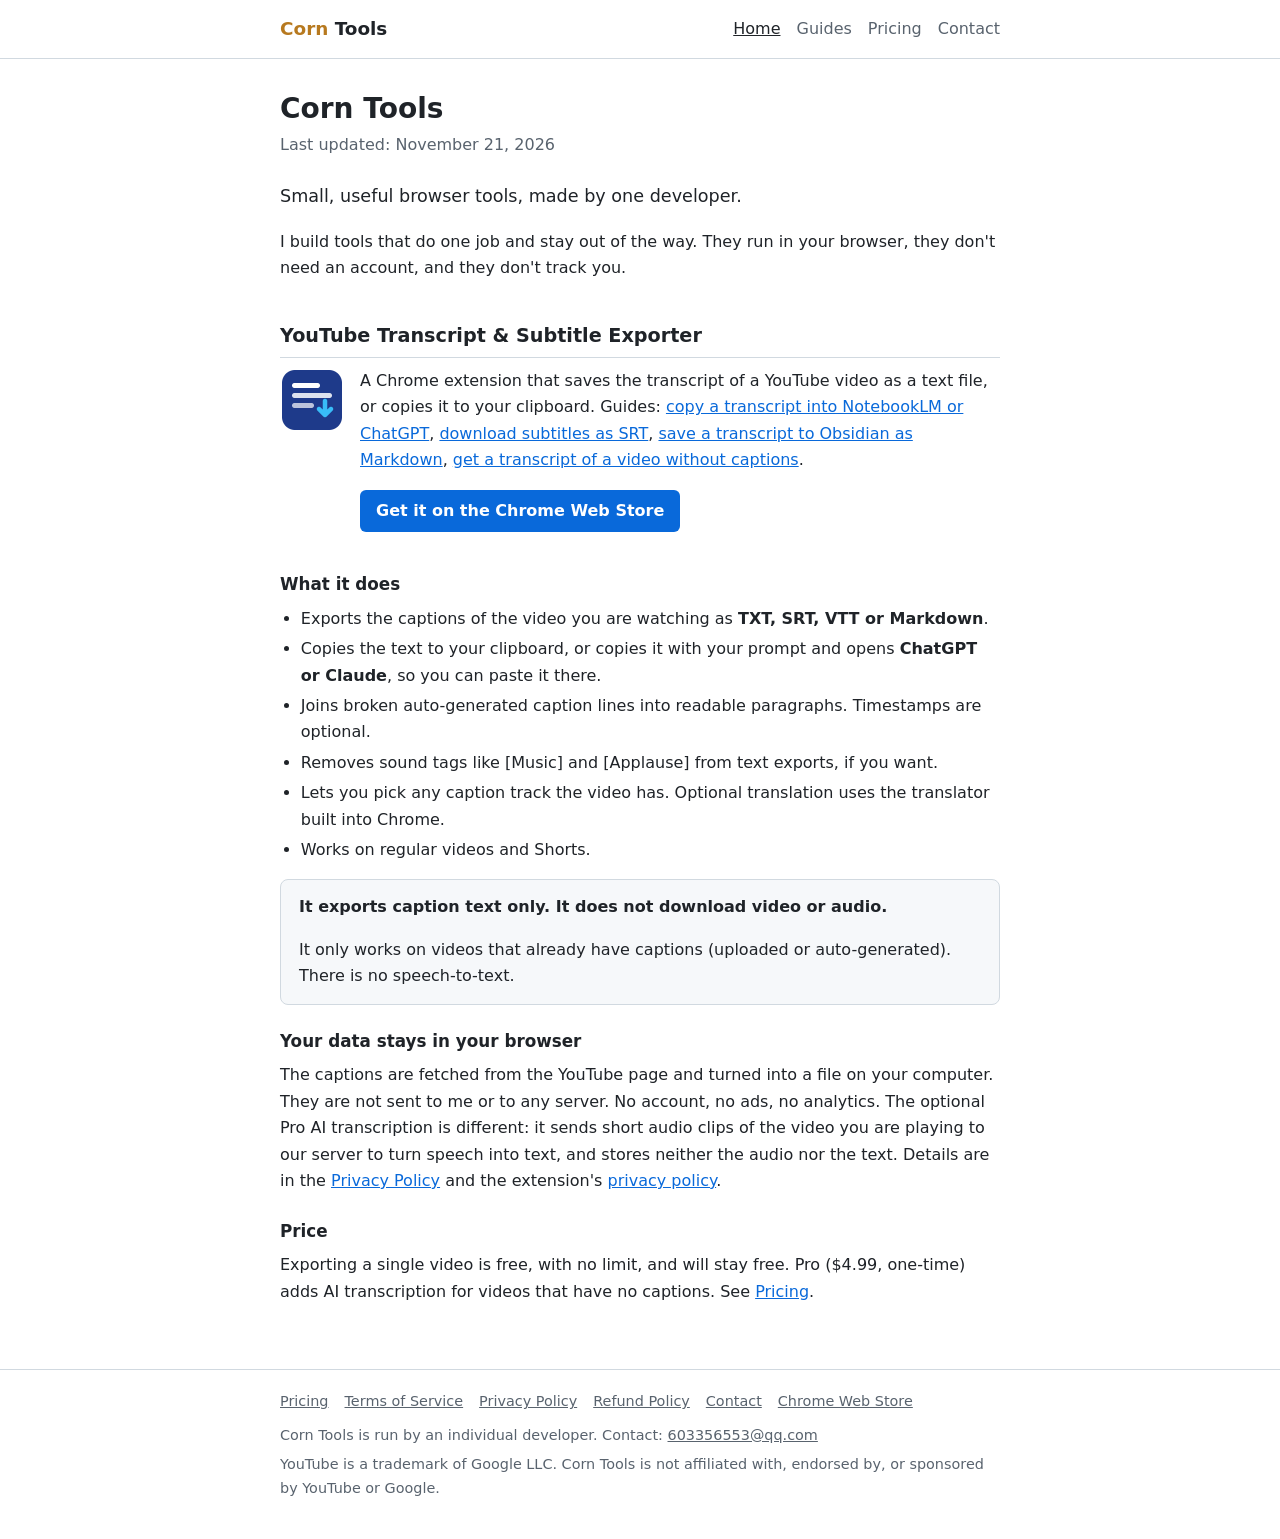
<file: index.html>
<!doctype html>
<html lang="en">
<head>
<meta charset="utf-8">
<meta name="viewport" content="width=device-width, initial-scale=1">
<meta name="color-scheme" content="light dark">
<meta name="description" content="Corn Tools makes small browser tools. The first one exports YouTube transcripts and subtitles as TXT, SRT, VTT or Markdown, and transcribes videos without captions with AI (Pro).">
<title>Corn Tools</title>
<link rel="icon" type="image/png" href="favicon.png">
<link rel="stylesheet" href="style.css">
<link rel="canonical" href="https://newbieroutine.github.io/">
<script type="application/ld+json">
{
  "@context": "https://schema.org",
  "@type": "SoftwareApplication",
  "name": "YouTube Transcript & Subtitle Exporter",
  "applicationCategory": "BrowserApplication",
  "operatingSystem": "Chrome",
  "url": "https://chromewebstore.google.com/detail/mjhdknbgcillemmhmmjkanheiajodfmj",
  "description": "Chrome extension that exports YouTube transcripts and subtitles as TXT, SRT, VTT or Markdown (Obsidian, Notion), or copies them to ChatGPT, Claude or NotebookLM. Free for videos with captions; Pro adds AI transcription for videos without captions.",
  "publisher": {"@type": "Organization", "name": "Corn Tools", "url": "https://newbieroutine.github.io/"},
  "offers": [
    {"@type": "Offer", "name": "Free", "price": "0", "priceCurrency": "USD"},
    {"@type": "Offer", "name": "Pro (AI transcription)", "price": "4.99", "priceCurrency": "USD"}
  ]
}
</script>
</head>
<body>
<header class="site">
  <div class="wrap">
    <a class="brand" href="index.html"><span>Corn</span> Tools</a>
    <nav class="top" aria-label="Main">
      <a href="index.html" aria-current="page">Home</a>
      <a href="guides/">Guides</a>
      <a href="pricing.html">Pricing</a>
      <a href="contact.html">Contact</a>
    </nav>
  </div>
</header>
<main class="wrap">
<h1>Corn Tools</h1>
<p class="meta">Last updated: November 21, 2026</p>
<p class="lead">Small, useful browser tools, made by one developer.</p>
<p>I build tools that do one job and stay out of the way. They run in your browser, they don't need an account, and they don't track you.</p>

<h2>YouTube Transcript &amp; Subtitle Exporter</h2>
<div class="product">
  <img src="favicon.png" alt="" width="64" height="64">
  <div>
    <p>A Chrome extension that saves the transcript of a YouTube video as a text file, or copies it to your clipboard. Guides: <a href="guides/youtube-transcript-to-notebooklm.html">copy a transcript into NotebookLM or ChatGPT</a>, <a href="guides/download-youtube-subtitles-srt.html">download subtitles as SRT</a>, <a href="guides/youtube-transcript-to-obsidian-markdown.html">save a transcript to Obsidian as Markdown</a>, <a href="guides/youtube-transcript-without-captions.html">get a transcript of a video without captions</a>.</p>
    <p><a class="button" href="https://chromewebstore.google.com/detail/mjhdknbgcillemmhmmjkanheiajodfmj">Get it on the Chrome Web Store</a></p>
  </div>
</div>

<h3>What it does</h3>
<ul>
  <li>Exports the captions of the video you are watching as <strong>TXT, SRT, VTT or Markdown</strong>.</li>
  <li>Copies the text to your clipboard, or copies it with your prompt and opens <strong>ChatGPT or Claude</strong>, so you can paste it there.</li>
  <li>Joins broken auto-generated caption lines into readable paragraphs. Timestamps are optional.</li>
  <li>Removes sound tags like [Music] and [Applause] from text exports, if you want.</li>
  <li>Lets you pick any caption track the video has. Optional translation uses the translator built into Chrome.</li>
  <li>Works on regular videos and Shorts.</li>
</ul>

<div class="note">
  <p><strong>It exports caption text only. It does not download video or audio.</strong></p>
  <p>It only works on videos that already have captions (uploaded or auto-generated). There is no speech-to-text.</p>
</div>

<h3>Your data stays in your browser</h3>
<p>The captions are fetched from the YouTube page and turned into a file on your computer. They are not sent to me or to any server. No account, no ads, no analytics. The optional Pro AI transcription is different: it sends short audio clips of the video you are playing to our server to turn speech into text, and stores neither the audio nor the text. Details are in the <a href="privacy.html">Privacy Policy</a> and the extension&#39;s <a href="https://newbieroutine.github.io/transcript-exporter-privacy/">privacy policy</a>.</p>

<h3>Price</h3>
<p>Exporting a single video is free, with no limit, and will stay free. Pro ($4.99, one-time) adds AI transcription for videos that have no captions. See <a href="pricing.html">Pricing</a>.</p>
</main>
<footer class="site">
  <div class="wrap">
    <nav aria-label="Footer">
      <a href="pricing.html">Pricing</a>
      <a href="terms.html">Terms of Service</a>
      <a href="privacy.html">Privacy Policy</a>
      <a href="refund.html">Refund Policy</a>
      <a href="contact.html">Contact</a>
      <a href="https://chromewebstore.google.com/detail/mjhdknbgcillemmhmmjkanheiajodfmj">Chrome Web Store</a>
    </nav>
    <p>Corn Tools is run by an individual developer. Contact: <a href="mailto:603356553@qq.com">603356553@qq.com</a></p>
    <p>YouTube is a trademark of Google LLC. Corn Tools is not affiliated with, endorsed by, or sponsored by YouTube or Google.</p>
  </div>
</footer>
</body>
</html>
</file>
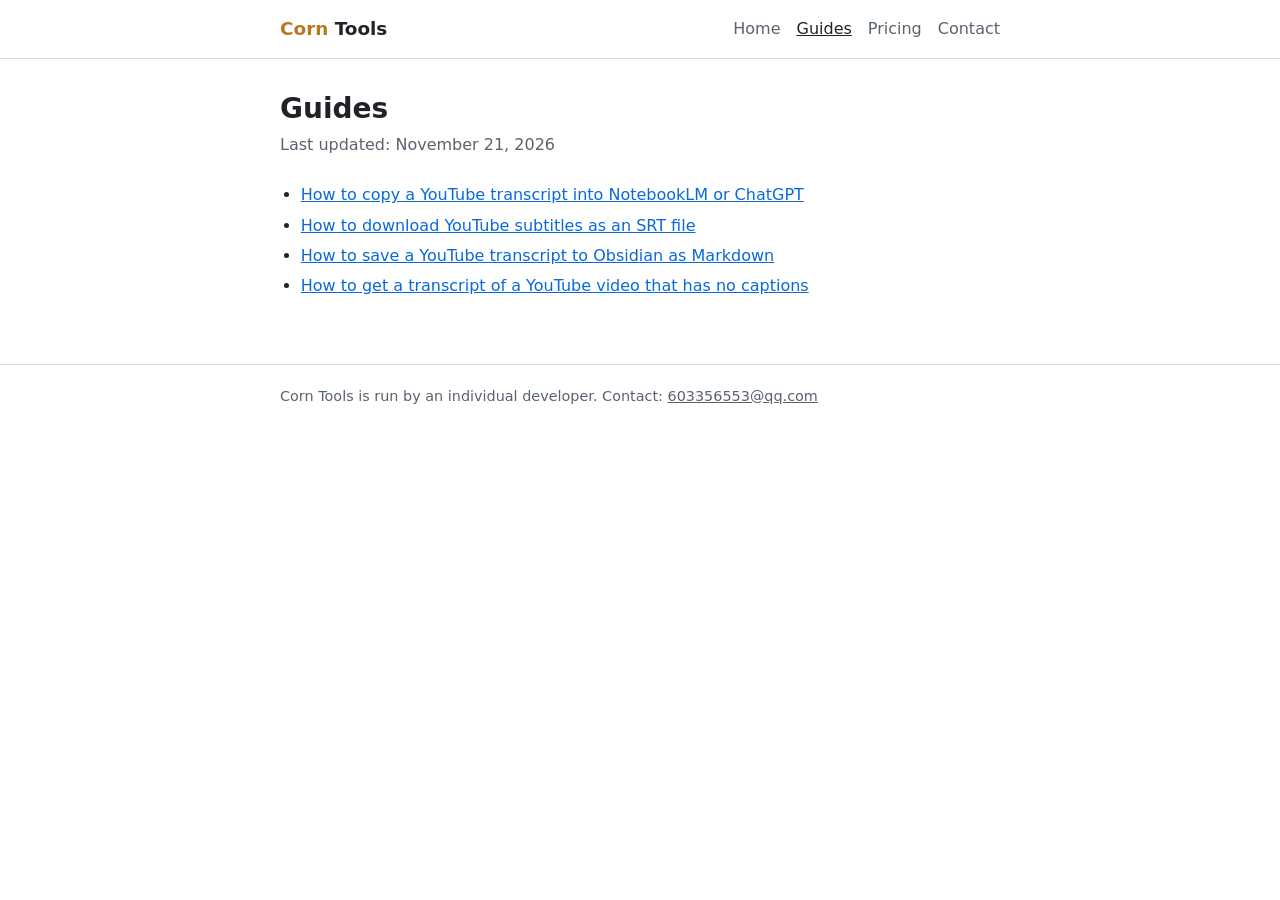
<file: guides/index.html>
<!doctype html>
<html lang="en">
<head>
<meta charset="utf-8">
<meta name="viewport" content="width=device-width, initial-scale=1">
<meta name="color-scheme" content="light dark">
<meta name="description" content="Short how-to guides from Corn Tools.">
<title>Guides – Corn Tools</title>
<link rel="canonical" href="https://newbieroutine.github.io/guides/">
<link rel="icon" type="image/png" href="../favicon.png">
<link rel="stylesheet" href="../style.css">
</head>
<body>
<header class="site">
  <div class="wrap">
    <a class="brand" href="../index.html"><span>Corn</span> Tools</a>
    <nav class="top" aria-label="Main">
      <a href="../index.html">Home</a>
      <a href="index.html" aria-current="page">Guides</a>
      <a href="../pricing.html">Pricing</a>
      <a href="../contact.html">Contact</a>
    </nav>
  </div>
</header>
<main class="wrap">
<h1>Guides</h1>
<p class="meta">Last updated: November 21, 2026</p>
<ul>
  <li><a href="youtube-transcript-to-notebooklm.html">How to copy a YouTube transcript into NotebookLM or ChatGPT</a></li>
  <li><a href="download-youtube-subtitles-srt.html">How to download YouTube subtitles as an SRT file</a></li>
  <li><a href="youtube-transcript-to-obsidian-markdown.html">How to save a YouTube transcript to Obsidian as Markdown</a></li>
  <li><a href="youtube-transcript-without-captions.html">How to get a transcript of a YouTube video that has no captions</a></li>
</ul>
</main>
<footer class="site">
  <div class="wrap">
    <p>Corn Tools is run by an individual developer. Contact: <a href="mailto:603356553@qq.com">603356553@qq.com</a></p>
  </div>
</footer>
</body>
</html>
</file>
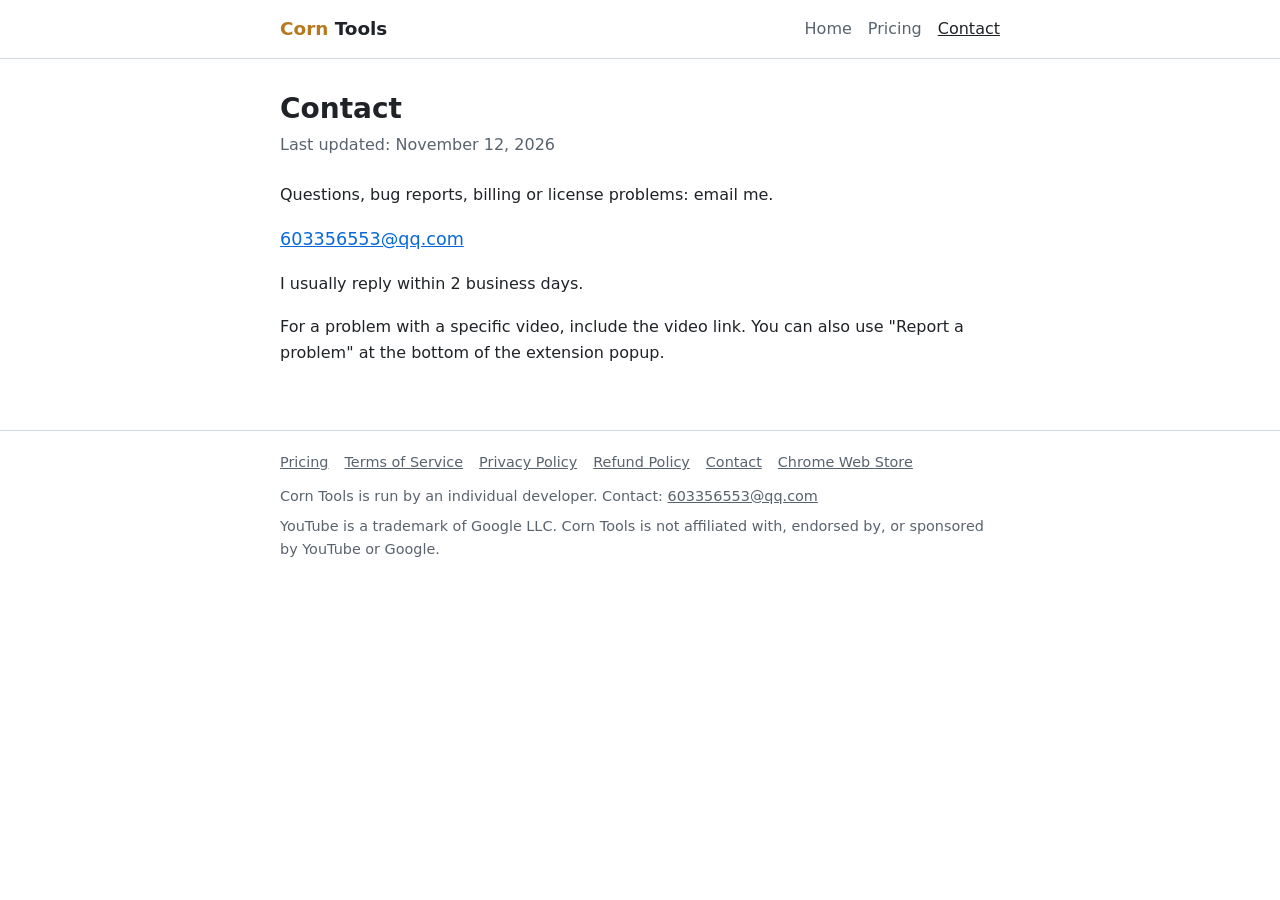
<file: contact.html>
<!doctype html>
<html lang="en">
<head>
<meta charset="utf-8">
<meta name="viewport" content="width=device-width, initial-scale=1">
<meta name="color-scheme" content="light dark">
<meta name="description" content="Contact Corn Tools.">
<title>Contact — Corn Tools</title>
<link rel="icon" type="image/png" href="favicon.png">
<link rel="stylesheet" href="style.css">
</head>
<body>
<header class="site">
  <div class="wrap">
    <a class="brand" href="index.html"><span>Corn</span> Tools</a>
    <nav class="top" aria-label="Main">
      <a href="index.html">Home</a>
      <a href="pricing.html">Pricing</a>
      <a href="contact.html" aria-current="page">Contact</a>
    </nav>
  </div>
</header>
<main class="wrap">
<h1>Contact</h1>
<p class="meta">Last updated: November 12, 2026</p>
<p>Questions, bug reports, billing or license problems: email me.</p>
<p class="lead"><a href="mailto:603356553@qq.com">603356553@qq.com</a></p>
<p>I usually reply within 2 business days.</p>
<p>For a problem with a specific video, include the video link. You can also use "Report a problem" at the bottom of the extension popup.</p>
</main>
<footer class="site">
  <div class="wrap">
    <nav aria-label="Footer">
      <a href="pricing.html">Pricing</a>
      <a href="terms.html">Terms of Service</a>
      <a href="privacy.html">Privacy Policy</a>
      <a href="refund.html">Refund Policy</a>
      <a href="contact.html">Contact</a>
      <a href="https://chromewebstore.google.com/detail/mjhdknbgcillemmhmmjkanheiajodfmj">Chrome Web Store</a>
    </nav>
    <p>Corn Tools is run by an individual developer. Contact: <a href="mailto:603356553@qq.com">603356553@qq.com</a></p>
    <p>YouTube is a trademark of Google LLC. Corn Tools is not affiliated with, endorsed by, or sponsored by YouTube or Google.</p>
  </div>
</footer>
</body>
</html>
</file>
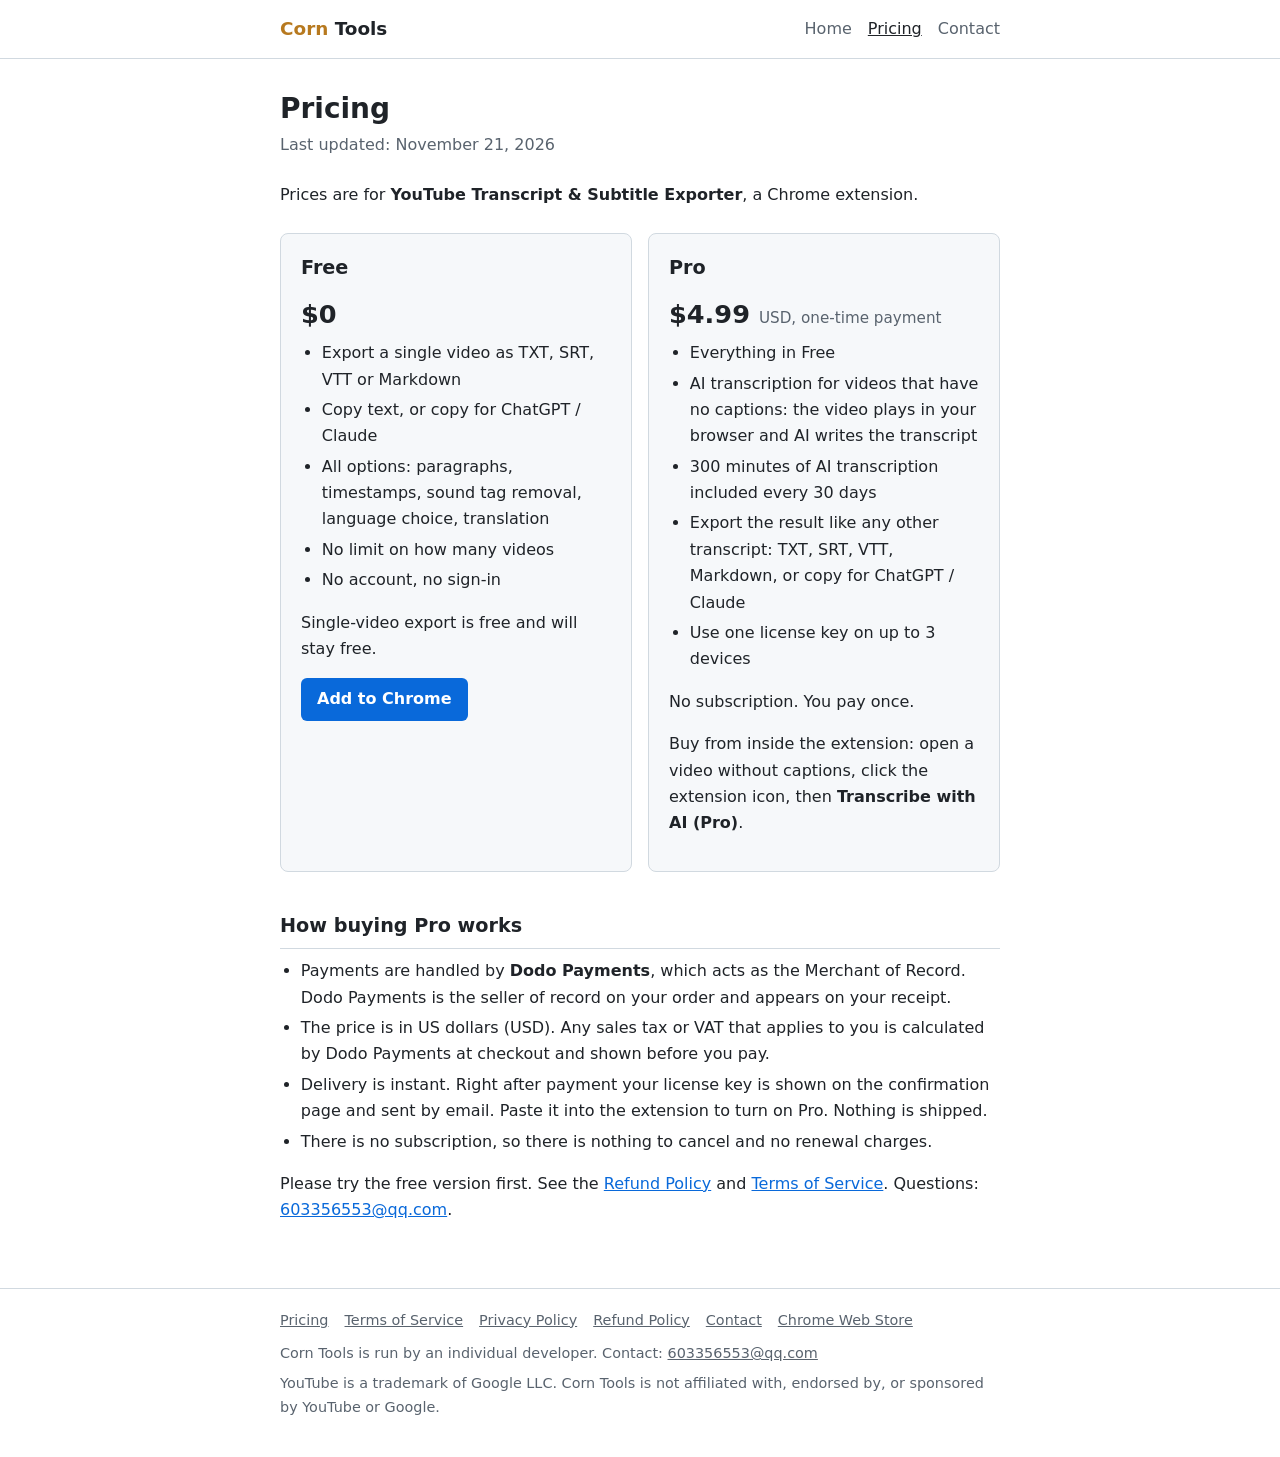
<file: pricing.html>
<!doctype html>
<html lang="en">
<head>
<meta charset="utf-8">
<meta name="viewport" content="width=device-width, initial-scale=1">
<meta name="color-scheme" content="light dark">
<meta name="description" content="Pricing for YouTube Transcript & Subtitle Exporter: free for videos with captions; Pro adds AI transcription for videos without captions for a one-time payment of $4.99.">
<title>Pricing — Corn Tools</title>
<link rel="icon" type="image/png" href="favicon.png">
<link rel="stylesheet" href="style.css">
</head>
<body>
<header class="site">
  <div class="wrap">
    <a class="brand" href="index.html"><span>Corn</span> Tools</a>
    <nav class="top" aria-label="Main">
      <a href="index.html">Home</a>
      <a href="pricing.html" aria-current="page">Pricing</a>
      <a href="contact.html">Contact</a>
    </nav>
  </div>
</header>
<main class="wrap">
<h1>Pricing</h1>
<p class="meta">Last updated: November 21, 2026</p>
<p>Prices are for <strong>YouTube Transcript &amp; Subtitle Exporter</strong>, a Chrome extension.</p>

<div class="plans">
  <section class="plan">
    <h2>Free</h2>
    <p class="price">$0</p>
    <ul>
      <li>Export a single video as TXT, SRT, VTT or Markdown</li>
      <li>Copy text, or copy for ChatGPT / Claude</li>
      <li>All options: paragraphs, timestamps, sound tag removal, language choice, translation</li>
      <li>No limit on how many videos</li>
      <li>No account, no sign-in</li>
    </ul>
    <p>Single-video export is free and will stay free.</p>
    <p><a class="button" href="https://chromewebstore.google.com/detail/mjhdknbgcillemmhmmjkanheiajodfmj">Add to Chrome</a></p>
  </section>
  <section class="plan">
    <h2>Pro</h2>
    <p class="price">$4.99 <small>USD, one-time payment</small></p>
    <ul>
      <li>Everything in Free</li>
      <li>AI transcription for videos that have no captions: the video plays in your browser and AI writes the transcript</li>
      <li>300 minutes of AI transcription included every 30 days</li>
      <li>Export the result like any other transcript: TXT, SRT, VTT, Markdown, or copy for ChatGPT / Claude</li>
      <li>Use one license key on up to 3 devices</li>
    </ul>
    <p>No subscription. You pay once.</p>
    <p>Buy from inside the extension: open a video without captions, click the extension icon, then <strong>Transcribe with AI (Pro)</strong>.</p>
  </section>
</div>

<h2>How buying Pro works</h2>
<ul>
  <li>Payments are handled by <strong>Dodo Payments</strong>, which acts as the Merchant of Record. Dodo Payments is the seller of record on your order and appears on your receipt.</li>
  <li>The price is in US dollars (USD). Any sales tax or VAT that applies to you is calculated by Dodo Payments at checkout and shown before you pay.</li>
  <li>Delivery is instant. Right after payment your license key is shown on the confirmation page and sent by email. Paste it into the extension to turn on Pro. Nothing is shipped.</li>
  <li>There is no subscription, so there is nothing to cancel and no renewal charges.</li>
</ul>
<p>Please try the free version first. See the <a href="refund.html">Refund Policy</a> and <a href="terms.html">Terms of Service</a>. Questions: <a href="mailto:603356553@qq.com">603356553@qq.com</a>.</p>
</main>
<footer class="site">
  <div class="wrap">
    <nav aria-label="Footer">
      <a href="pricing.html">Pricing</a>
      <a href="terms.html">Terms of Service</a>
      <a href="privacy.html">Privacy Policy</a>
      <a href="refund.html">Refund Policy</a>
      <a href="contact.html">Contact</a>
      <a href="https://chromewebstore.google.com/detail/mjhdknbgcillemmhmmjkanheiajodfmj">Chrome Web Store</a>
    </nav>
    <p>Corn Tools is run by an individual developer. Contact: <a href="mailto:603356553@qq.com">603356553@qq.com</a></p>
    <p>YouTube is a trademark of Google LLC. Corn Tools is not affiliated with, endorsed by, or sponsored by YouTube or Google.</p>
  </div>
</footer>
</body>
</html>
</file>
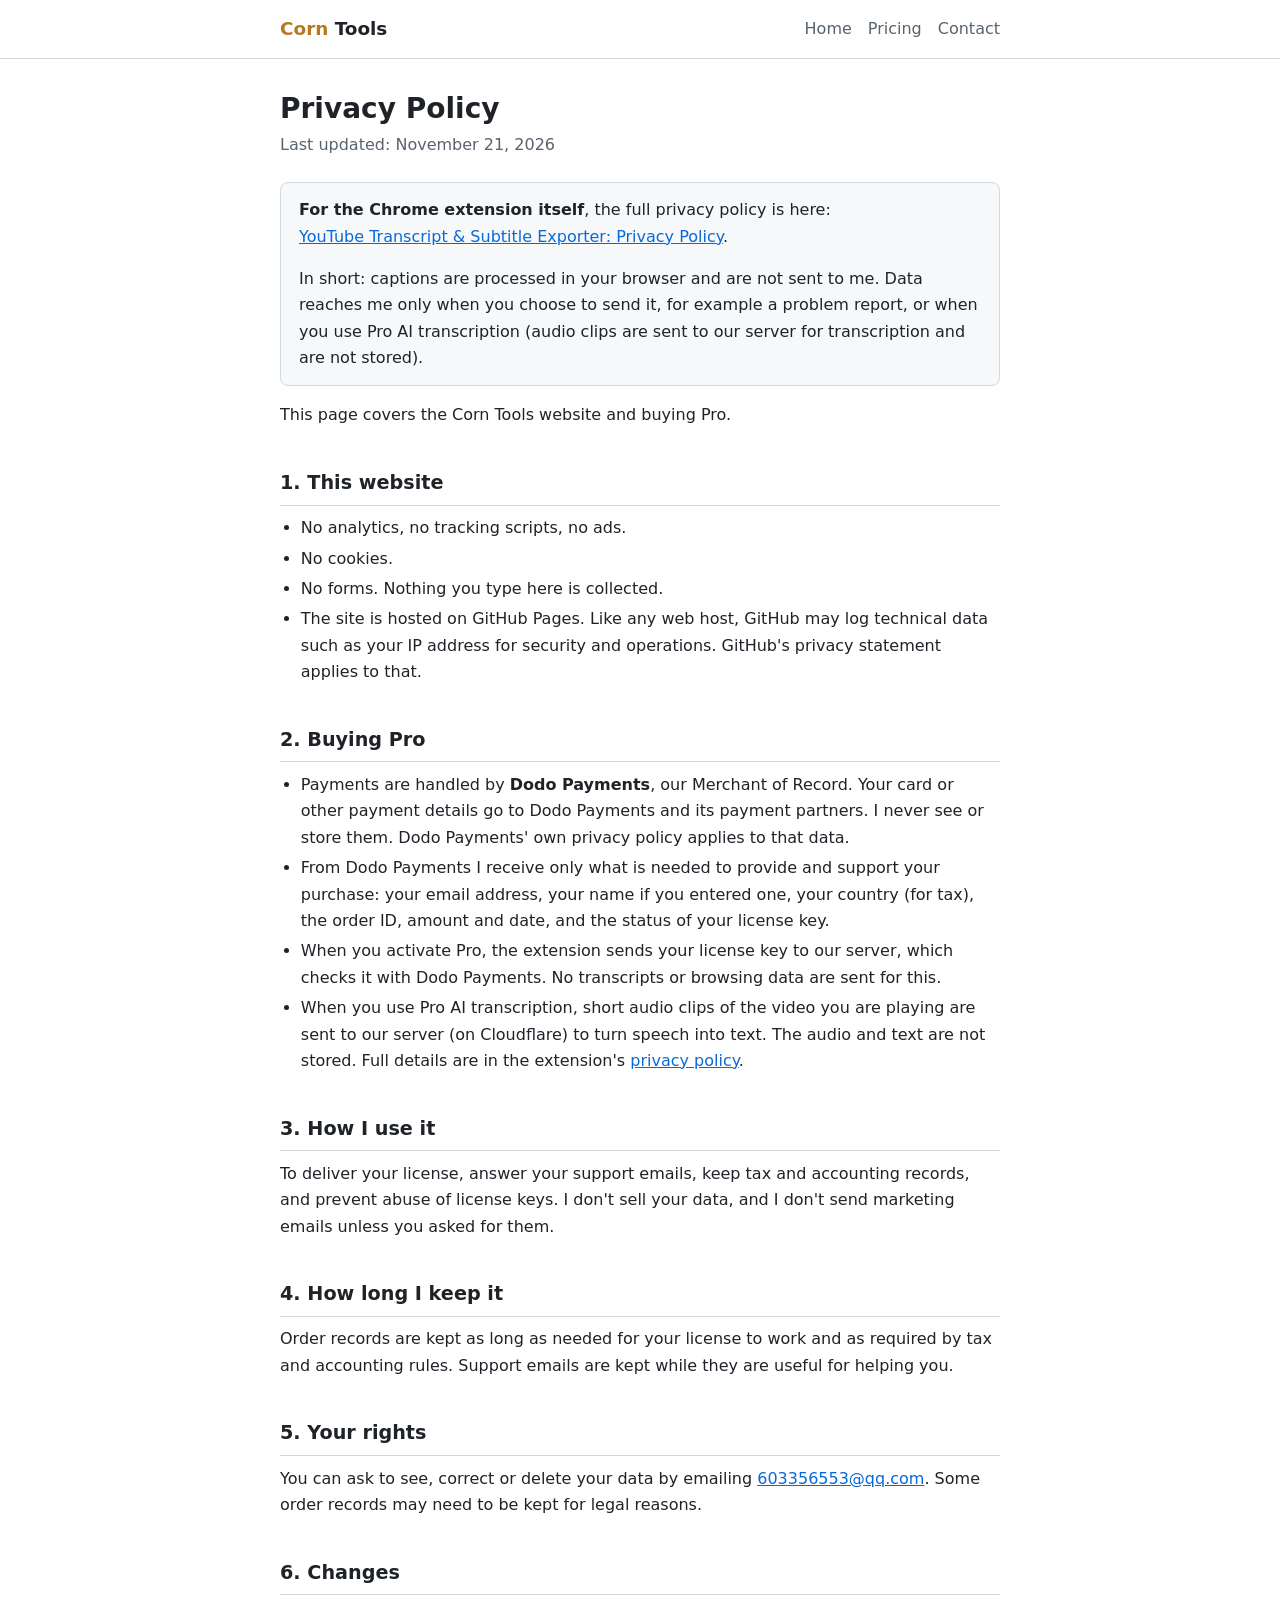
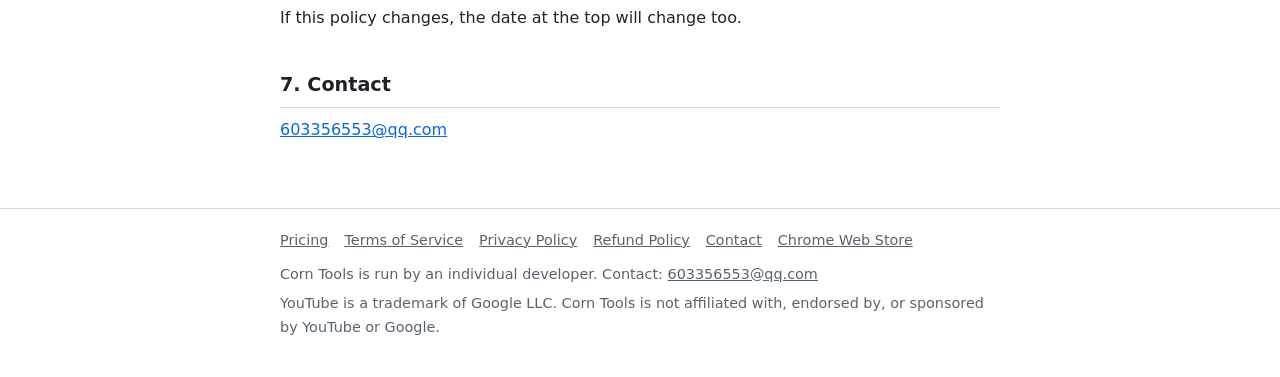
<file: privacy.html>
<!doctype html>
<html lang="en">
<head>
<meta charset="utf-8">
<meta name="viewport" content="width=device-width, initial-scale=1">
<meta name="color-scheme" content="light dark">
<meta name="description" content="Privacy Policy for the Corn Tools website and purchases.">
<title>Privacy Policy — Corn Tools</title>
<link rel="icon" type="image/png" href="favicon.png">
<link rel="stylesheet" href="style.css">
</head>
<body>
<header class="site">
  <div class="wrap">
    <a class="brand" href="index.html"><span>Corn</span> Tools</a>
    <nav class="top" aria-label="Main">
      <a href="index.html">Home</a>
      <a href="pricing.html">Pricing</a>
      <a href="contact.html">Contact</a>
    </nav>
  </div>
</header>
<main class="wrap">
<h1>Privacy Policy</h1>
<p class="meta">Last updated: November 21, 2026</p>

<div class="note">
  <p><strong>For the Chrome extension itself</strong>, the full privacy policy is here:<br>
  <a href="https://newbieroutine.github.io/transcript-exporter-privacy/">YouTube Transcript &amp; Subtitle Exporter: Privacy Policy</a>.</p>
  <p>In short: captions are processed in your browser and are not sent to me. Data reaches me only when you choose to send it, for example a problem report, or when you use Pro AI transcription (audio clips are sent to our server for transcription and are not stored).</p>
</div>

<p>This page covers the Corn Tools website and buying Pro.</p>

<h2>1. This website</h2>
<ul>
  <li>No analytics, no tracking scripts, no ads.</li>
  <li>No cookies.</li>
  <li>No forms. Nothing you type here is collected.</li>
  <li>The site is hosted on GitHub Pages. Like any web host, GitHub may log technical data such as your IP address for security and operations. GitHub's privacy statement applies to that.</li>
</ul>

<h2>2. Buying Pro</h2>
<ul>
  <li>Payments are handled by <strong>Dodo Payments</strong>, our Merchant of Record. Your card or other payment details go to Dodo Payments and its payment partners. I never see or store them. Dodo Payments' own privacy policy applies to that data.</li>
  <li>From Dodo Payments I receive only what is needed to provide and support your purchase: your email address, your name if you entered one, your country (for tax), the order ID, amount and date, and the status of your license key.</li>
  <li>When you activate Pro, the extension sends your license key to our server, which checks it with Dodo Payments. No transcripts or browsing data are sent for this.</li>
  <li>When you use Pro AI transcription, short audio clips of the video you are playing are sent to our server (on Cloudflare) to turn speech into text. The audio and text are not stored. Full details are in the extension&#39;s <a href="https://newbieroutine.github.io/transcript-exporter-privacy/">privacy policy</a>.</li>
</ul>

<h2>3. How I use it</h2>
<p>To deliver your license, answer your support emails, keep tax and accounting records, and prevent abuse of license keys. I don't sell your data, and I don't send marketing emails unless you asked for them.</p>

<h2>4. How long I keep it</h2>
<p>Order records are kept as long as needed for your license to work and as required by tax and accounting rules. Support emails are kept while they are useful for helping you.</p>

<h2>5. Your rights</h2>
<p>You can ask to see, correct or delete your data by emailing <a href="mailto:603356553@qq.com">603356553@qq.com</a>. Some order records may need to be kept for legal reasons.</p>

<h2>6. Changes</h2>
<p>If this policy changes, the date at the top will change too.</p>

<h2>7. Contact</h2>
<p><a href="mailto:603356553@qq.com">603356553@qq.com</a></p>
</main>
<footer class="site">
  <div class="wrap">
    <nav aria-label="Footer">
      <a href="pricing.html">Pricing</a>
      <a href="terms.html">Terms of Service</a>
      <a href="privacy.html">Privacy Policy</a>
      <a href="refund.html">Refund Policy</a>
      <a href="contact.html">Contact</a>
      <a href="https://chromewebstore.google.com/detail/mjhdknbgcillemmhmmjkanheiajodfmj">Chrome Web Store</a>
    </nav>
    <p>Corn Tools is run by an individual developer. Contact: <a href="mailto:603356553@qq.com">603356553@qq.com</a></p>
    <p>YouTube is a trademark of Google LLC. Corn Tools is not affiliated with, endorsed by, or sponsored by YouTube or Google.</p>
  </div>
</footer>
</body>
</html>
</file>
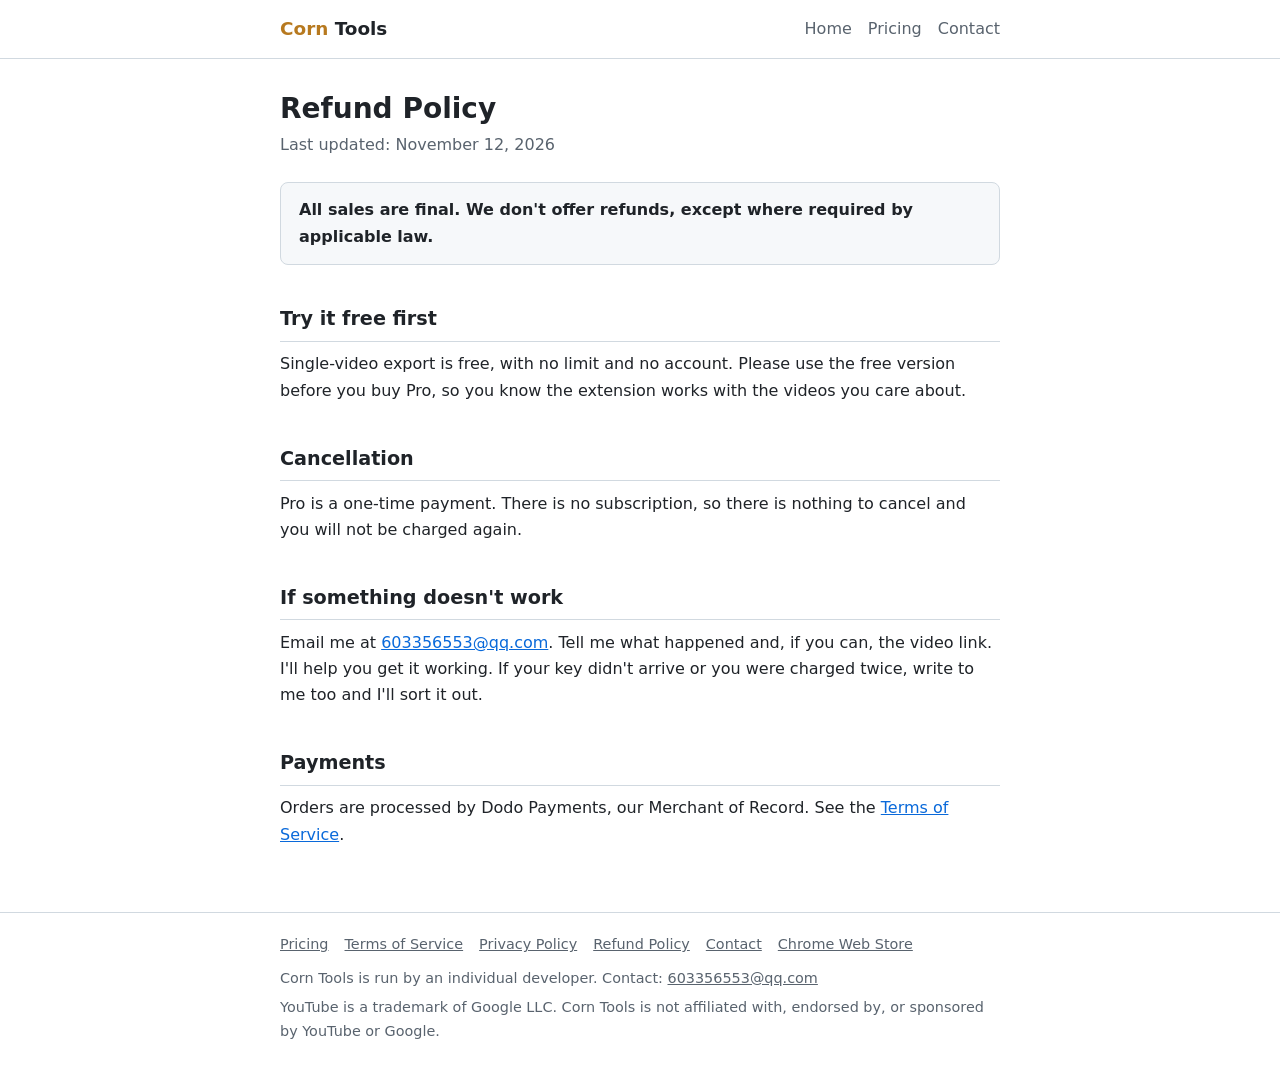
<file: refund.html>
<!doctype html>
<html lang="en">
<head>
<meta charset="utf-8">
<meta name="viewport" content="width=device-width, initial-scale=1">
<meta name="color-scheme" content="light dark">
<meta name="description" content="Refund and cancellation policy for Corn Tools.">
<title>Refund Policy — Corn Tools</title>
<link rel="icon" type="image/png" href="favicon.png">
<link rel="stylesheet" href="style.css">
</head>
<body>
<header class="site">
  <div class="wrap">
    <a class="brand" href="index.html"><span>Corn</span> Tools</a>
    <nav class="top" aria-label="Main">
      <a href="index.html">Home</a>
      <a href="pricing.html">Pricing</a>
      <a href="contact.html">Contact</a>
    </nav>
  </div>
</header>
<main class="wrap">
<h1>Refund Policy</h1>
<p class="meta">Last updated: November 12, 2026</p>

<div class="note">
  <p><strong>All sales are final. We don't offer refunds, except where required by applicable law.</strong></p>
</div>

<h2>Try it free first</h2>
<p>Single-video export is free, with no limit and no account. Please use the free version before you buy Pro, so you know the extension works with the videos you care about.</p>

<h2>Cancellation</h2>
<p>Pro is a one-time payment. There is no subscription, so there is nothing to cancel and you will not be charged again.</p>

<h2>If something doesn't work</h2>
<p>Email me at <a href="mailto:603356553@qq.com">603356553@qq.com</a>. Tell me what happened and, if you can, the video link. I'll help you get it working. If your key didn't arrive or you were charged twice, write to me too and I'll sort it out.</p>

<h2>Payments</h2>
<p>Orders are processed by Dodo Payments, our Merchant of Record. See the <a href="terms.html">Terms of Service</a>.</p>
</main>
<footer class="site">
  <div class="wrap">
    <nav aria-label="Footer">
      <a href="pricing.html">Pricing</a>
      <a href="terms.html">Terms of Service</a>
      <a href="privacy.html">Privacy Policy</a>
      <a href="refund.html">Refund Policy</a>
      <a href="contact.html">Contact</a>
      <a href="https://chromewebstore.google.com/detail/mjhdknbgcillemmhmmjkanheiajodfmj">Chrome Web Store</a>
    </nav>
    <p>Corn Tools is run by an individual developer. Contact: <a href="mailto:603356553@qq.com">603356553@qq.com</a></p>
    <p>YouTube is a trademark of Google LLC. Corn Tools is not affiliated with, endorsed by, or sponsored by YouTube or Google.</p>
  </div>
</footer>
</body>
</html>
</file>
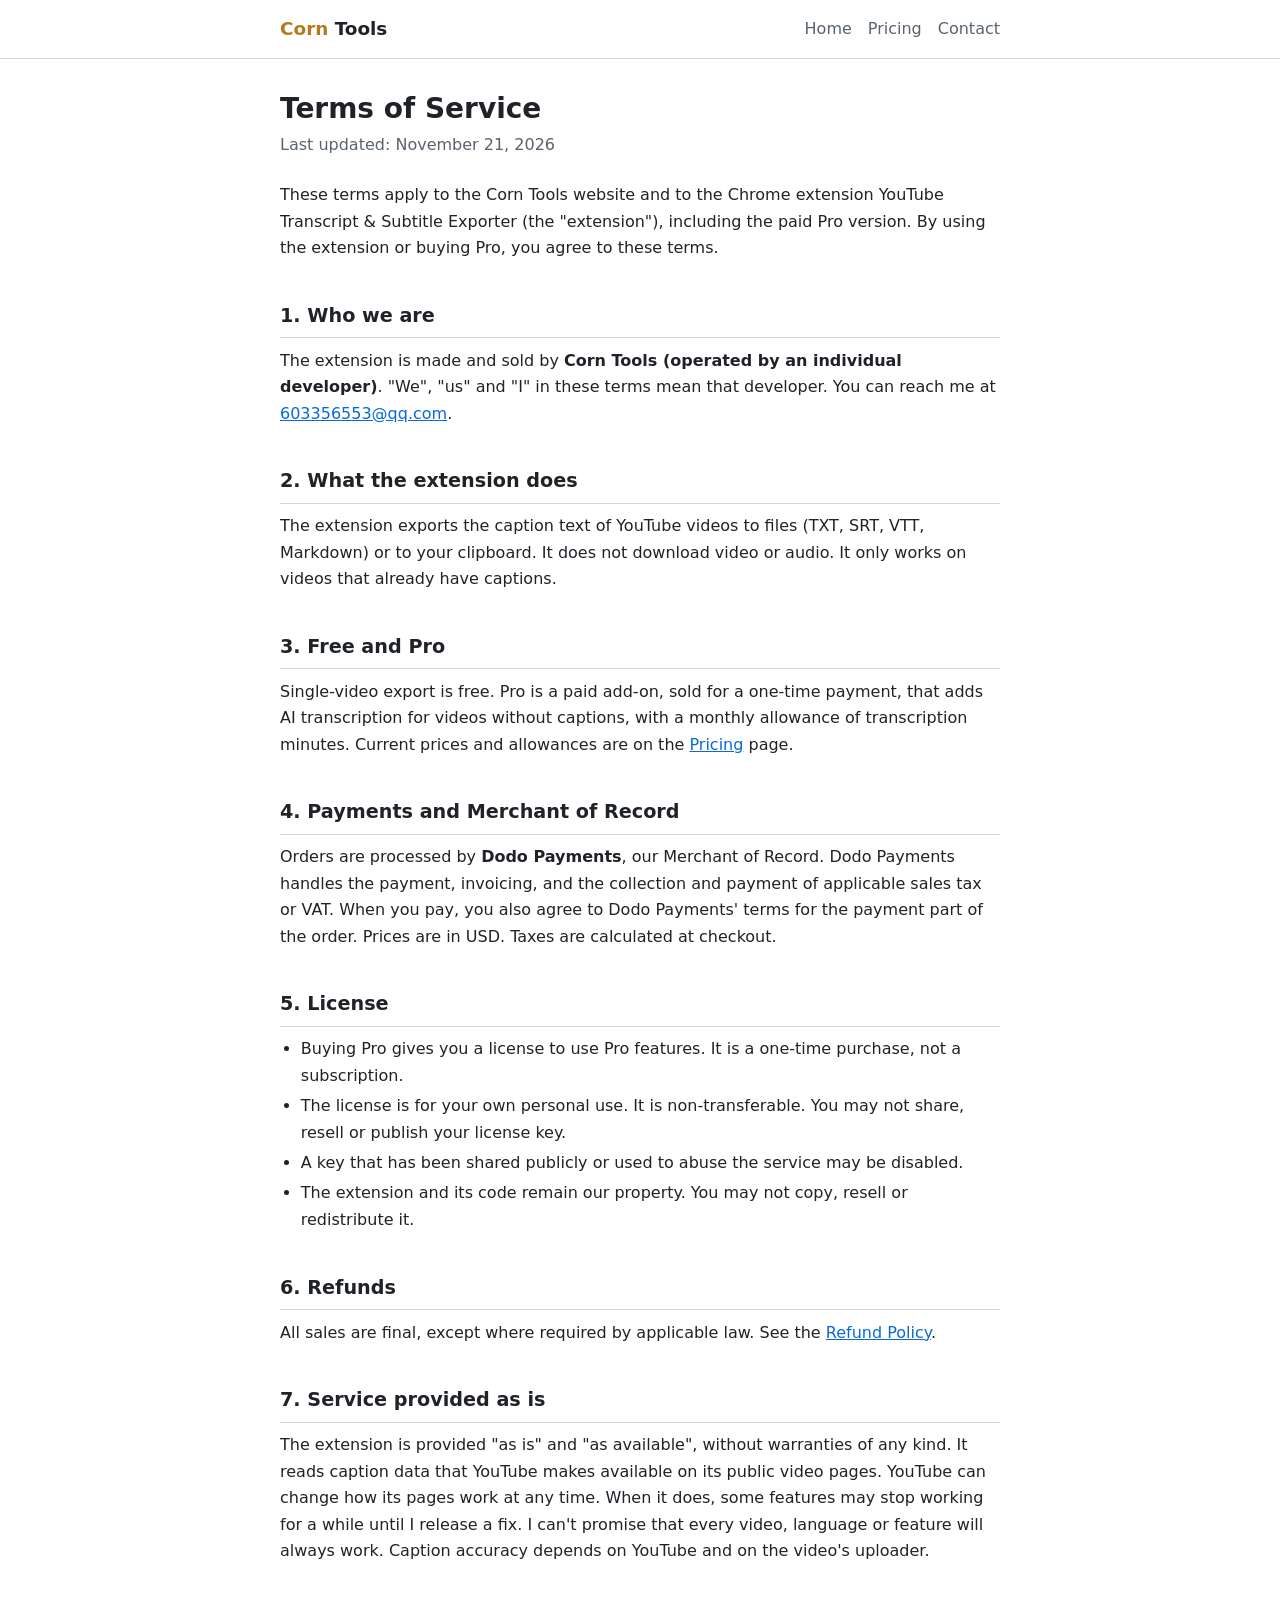
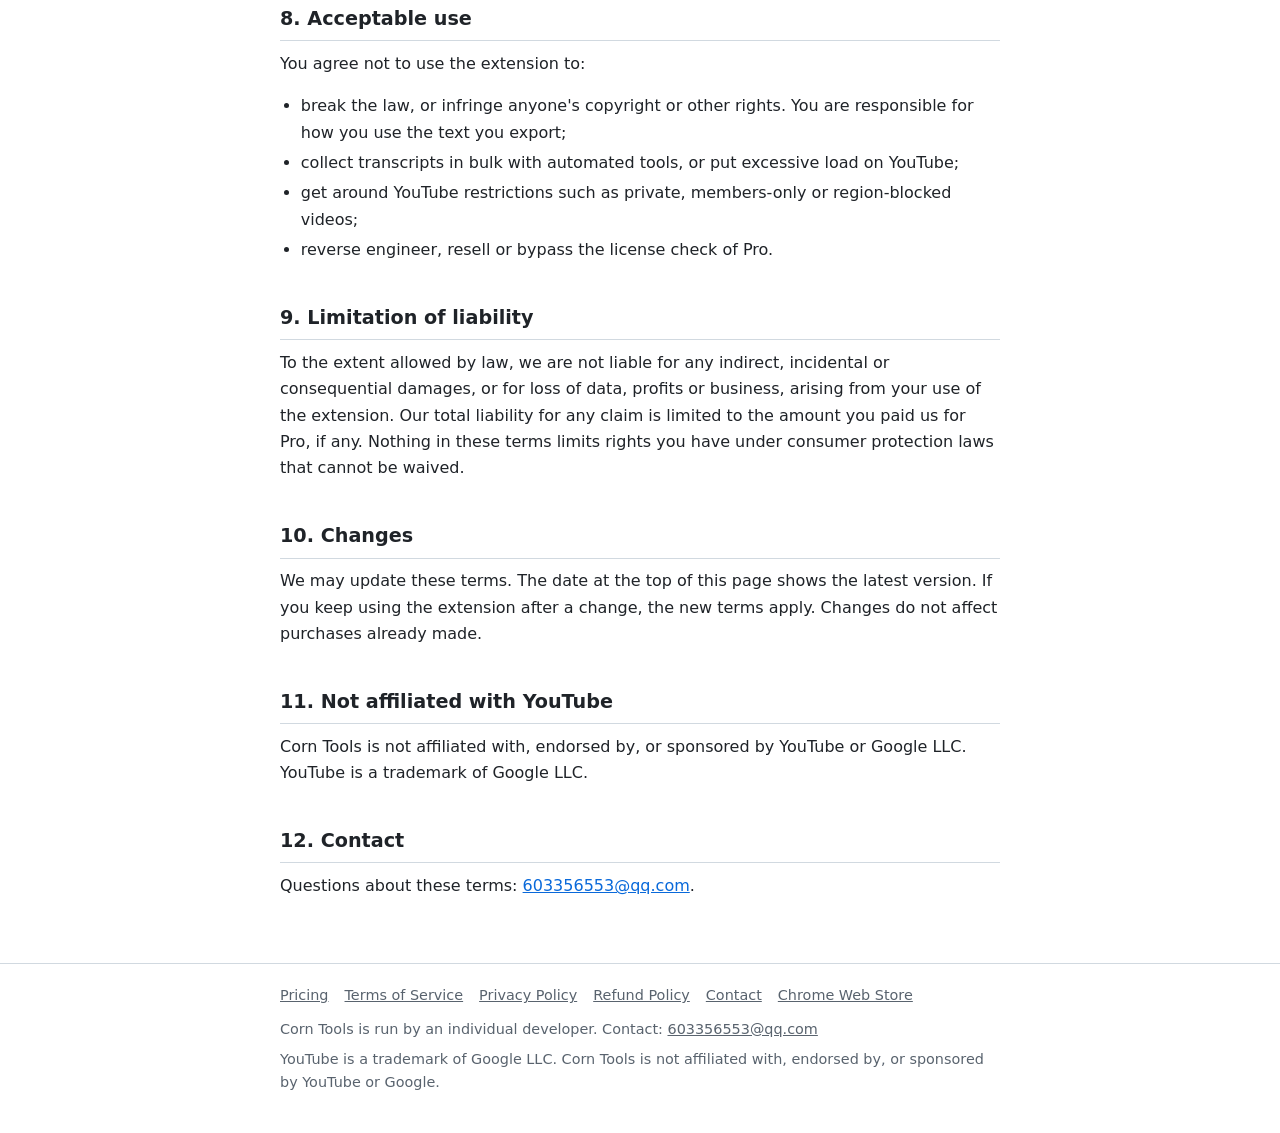
<file: terms.html>
<!doctype html>
<html lang="en">
<head>
<meta charset="utf-8">
<meta name="viewport" content="width=device-width, initial-scale=1">
<meta name="color-scheme" content="light dark">
<meta name="description" content="Terms of Service for Corn Tools and YouTube Transcript & Subtitle Exporter.">
<title>Terms of Service — Corn Tools</title>
<link rel="icon" type="image/png" href="favicon.png">
<link rel="stylesheet" href="style.css">
</head>
<body>
<header class="site">
  <div class="wrap">
    <a class="brand" href="index.html"><span>Corn</span> Tools</a>
    <nav class="top" aria-label="Main">
      <a href="index.html">Home</a>
      <a href="pricing.html">Pricing</a>
      <a href="contact.html">Contact</a>
    </nav>
  </div>
</header>
<main class="wrap">
<h1>Terms of Service</h1>
<p class="meta">Last updated: November 21, 2026</p>
<p>These terms apply to the Corn Tools website and to the Chrome extension YouTube Transcript &amp; Subtitle Exporter (the "extension"), including the paid Pro version. By using the extension or buying Pro, you agree to these terms.</p>

<h2>1. Who we are</h2>
<p>The extension is made and sold by <strong>Corn Tools (operated by an individual developer)</strong>. "We", "us" and "I" in these terms mean that developer. You can reach me at <a href="mailto:603356553@qq.com">603356553@qq.com</a>.</p>

<h2>2. What the extension does</h2>
<p>The extension exports the caption text of YouTube videos to files (TXT, SRT, VTT, Markdown) or to your clipboard. It does not download video or audio. It only works on videos that already have captions.</p>

<h2>3. Free and Pro</h2>
<p>Single-video export is free. Pro is a paid add-on, sold for a one-time payment, that adds AI transcription for videos without captions, with a monthly allowance of transcription minutes. Current prices and allowances are on the <a href="pricing.html">Pricing</a> page.</p>

<h2>4. Payments and Merchant of Record</h2>
<p>Orders are processed by <strong>Dodo Payments</strong>, our Merchant of Record. Dodo Payments handles the payment, invoicing, and the collection and payment of applicable sales tax or VAT. When you pay, you also agree to Dodo Payments' terms for the payment part of the order. Prices are in USD. Taxes are calculated at checkout.</p>

<h2>5. License</h2>
<ul>
  <li>Buying Pro gives you a license to use Pro features. It is a one-time purchase, not a subscription.</li>
  <li>The license is for your own personal use. It is non-transferable. You may not share, resell or publish your license key.</li>
  <li>A key that has been shared publicly or used to abuse the service may be disabled.</li>
  <li>The extension and its code remain our property. You may not copy, resell or redistribute it.</li>
</ul>

<h2>6. Refunds</h2>
<p>All sales are final, except where required by applicable law. See the <a href="refund.html">Refund Policy</a>.</p>

<h2>7. Service provided as is</h2>
<p>The extension is provided "as is" and "as available", without warranties of any kind. It reads caption data that YouTube makes available on its public video pages. YouTube can change how its pages work at any time. When it does, some features may stop working for a while until I release a fix. I can't promise that every video, language or feature will always work. Caption accuracy depends on YouTube and on the video's uploader.</p>

<h2>8. Acceptable use</h2>
<p>You agree not to use the extension to:</p>
<ul>
  <li>break the law, or infringe anyone's copyright or other rights. You are responsible for how you use the text you export;</li>
  <li>collect transcripts in bulk with automated tools, or put excessive load on YouTube;</li>
  <li>get around YouTube restrictions such as private, members-only or region-blocked videos;</li>
  <li>reverse engineer, resell or bypass the license check of Pro.</li>
</ul>

<h2>9. Limitation of liability</h2>
<p>To the extent allowed by law, we are not liable for any indirect, incidental or consequential damages, or for loss of data, profits or business, arising from your use of the extension. Our total liability for any claim is limited to the amount you paid us for Pro, if any. Nothing in these terms limits rights you have under consumer protection laws that cannot be waived.</p>

<h2>10. Changes</h2>
<p>We may update these terms. The date at the top of this page shows the latest version. If you keep using the extension after a change, the new terms apply. Changes do not affect purchases already made.</p>

<h2>11. Not affiliated with YouTube</h2>
<p>Corn Tools is not affiliated with, endorsed by, or sponsored by YouTube or Google LLC. YouTube is a trademark of Google LLC.</p>

<h2>12. Contact</h2>
<p>Questions about these terms: <a href="mailto:603356553@qq.com">603356553@qq.com</a>.</p>
</main>
<footer class="site">
  <div class="wrap">
    <nav aria-label="Footer">
      <a href="pricing.html">Pricing</a>
      <a href="terms.html">Terms of Service</a>
      <a href="privacy.html">Privacy Policy</a>
      <a href="refund.html">Refund Policy</a>
      <a href="contact.html">Contact</a>
      <a href="https://chromewebstore.google.com/detail/mjhdknbgcillemmhmmjkanheiajodfmj">Chrome Web Store</a>
    </nav>
    <p>Corn Tools is run by an individual developer. Contact: <a href="mailto:603356553@qq.com">603356553@qq.com</a></p>
    <p>YouTube is a trademark of Google LLC. Corn Tools is not affiliated with, endorsed by, or sponsored by YouTube or Google.</p>
  </div>
</footer>
</body>
</html>
</file>
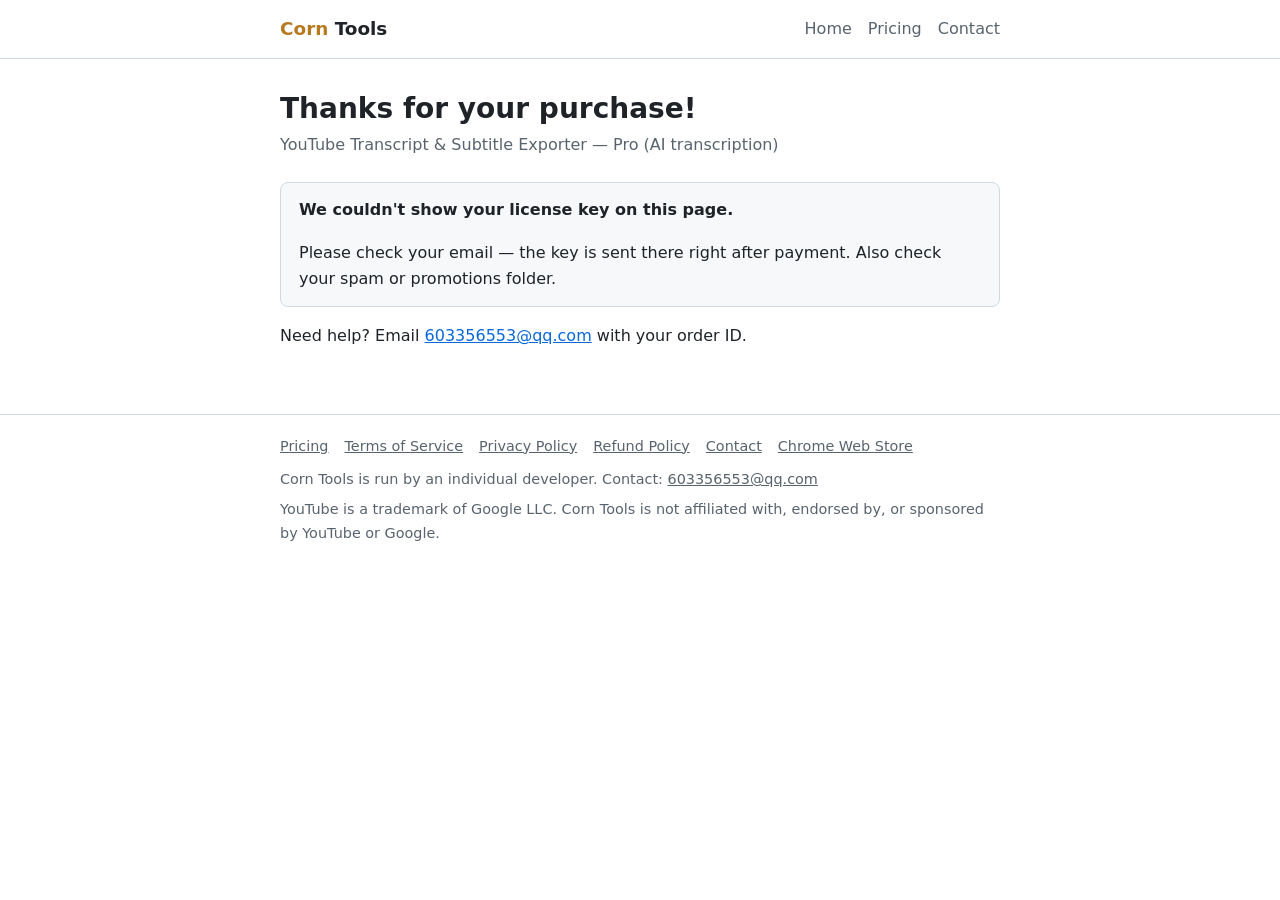
<file: ytx-activated.html>
<!doctype html>
<html lang="en">
<head>
<meta charset="utf-8">
<meta name="viewport" content="width=device-width, initial-scale=1">
<meta name="color-scheme" content="light dark">
<meta name="robots" content="noindex">
<meta name="referrer" content="no-referrer">
<title>Thanks for your purchase — Corn Tools</title>
<link rel="icon" type="image/png" href="favicon.png">
<link rel="stylesheet" href="style.css">
<style>
.keybox { display: flex; gap: 8px; align-items: stretch; margin: 0.5em 0 1em; }
.keybox code { flex: 1; min-width: 0; padding: 10px 12px; border: 1px solid var(--border); border-radius: 6px; background: var(--card); font-size: 1.05rem; overflow-wrap: anywhere; user-select: all; }
.keybox .button { border: 0; cursor: pointer; font: inherit; font-weight: 600; }
ol.steps li { margin-bottom: 0.4em; }
</style>
</head>
<body>
<header class="site">
  <div class="wrap">
    <a class="brand" href="index.html"><span>Corn</span> Tools</a>
    <nav class="top" aria-label="Main">
      <a href="index.html">Home</a>
      <a href="pricing.html">Pricing</a>
      <a href="contact.html">Contact</a>
    </nav>
  </div>
</header>
<main class="wrap">
<h1>Thanks for your purchase!</h1>
<p class="meta">YouTube Transcript &amp; Subtitle Exporter — Pro (AI transcription)</p>

<section id="hasKey" hidden>
  <p>Your license key:</p>
  <div id="keys"></div>
  <p><strong>Copy and save this key now</strong> — it won't be shown again if you reload this page (it's also in your email).</p>
  <h2>Activate in 3 steps</h2>
  <ol class="steps">
    <li>Go back to the YouTube video tab (the Pro button appears on videos that have no captions).</li>
    <li>Click the extension icon, then <strong>Transcribe with AI (Pro)</strong>.</li>
    <li>Paste the key under <strong>Already have a key?</strong> and click <strong>Activate</strong>.</li>
  </ol>
</section>

<div class="note" id="noKey" hidden>
  <p><strong>We couldn't show your license key on this page.</strong></p>
  <p>Please check your email<span id="emailHint"></span> — the key is sent there right after payment. Also check your spam or promotions folder.</p>
</div>

<div class="note" id="processing" hidden>
  <p><strong>Your payment is being processed.</strong> As soon as it completes, your license key will be emailed to you. Please check your inbox (and spam folder) in a few minutes.</p>
</div>

<div class="note" id="notPaid" hidden>
  <p><strong>The payment doesn't seem to have completed.</strong> If you were charged, check your email for the receipt and license key, or contact us below.</p>
</div>

<p id="emailNote" hidden>A copy of the key was also emailed to you<span id="emailTo"></span>. If you can't find it, check your spam or promotions folder.</p>
<p>Need help? Email <a href="mailto:603356553@qq.com">603356553@qq.com</a> with your order ID<span id="payHint"></span>.</p>
</main>
<footer class="site">
  <div class="wrap">
    <nav aria-label="Footer">
      <a href="pricing.html">Pricing</a>
      <a href="terms.html">Terms of Service</a>
      <a href="privacy.html">Privacy Policy</a>
      <a href="refund.html">Refund Policy</a>
      <a href="contact.html">Contact</a>
      <a href="https://chromewebstore.google.com/detail/mjhdknbgcillemmhmmjkanheiajodfmj">Chrome Web Store</a>
    </nav>
    <p>Corn Tools is run by an individual developer. Contact: <a href="mailto:603356553@qq.com">603356553@qq.com</a></p>
    <p>YouTube is a trademark of Google LLC. Corn Tools is not affiliated with, endorsed by, or sponsored by YouTube or Google.</p>
  </div>
</footer>
<script>
// Dodo Payments 付款成功后跳到这里，附带 ?payment_id=&status=&email=&license_key=（多个 key 逗号分隔）
(function () {
  var q = new URLSearchParams(location.search);
  // 只接受预期格式，避免有人构造链接在本站显示任意文字
  var ok = function (v, re) { return v && re.test(v) ? v : null; };
  var keys = (q.get('license_key') || '').split(',').map(function (s) { return s.trim(); }).filter(function (k) { return /^[A-Za-z0-9_-]{8,100}$/.test(k); }).slice(0, 5);
  var status = ok(q.get('status'), /^[a-z_]{1,30}$/);
  var email = ok(q.get('email'), /^[^\s@<>]{1,64}@[^\s@<>]{1,190}$/);
  var pay = ok(q.get('payment_id'), /^pay_[A-Za-z0-9]{1,60}$/);
  // 读完立刻从地址栏去掉参数（当前历史条目不再带 key；首次访问记录可能仍在浏览器历史里，邮件里本来也有 key）
  if (location.search) history.replaceState(null, '', location.pathname);
  var $ = function (id) { return document.getElementById(id); };
  if (email) {
    $('emailHint').textContent = ' (' + email + ')';
    $('emailTo').textContent = ' at ' + email;
  }
  if (pay) $('payHint').textContent = ' (' + pay + ')';
  if (status === 'processing') { $('processing').hidden = false; return; }
  if (status && status !== 'succeeded') { $('notPaid').hidden = false; return; }
  if (!keys.length) { $('noKey').hidden = false; return; }
  keys.forEach(function (k) {
    var row = document.createElement('div');
    row.className = 'keybox';
    var code = document.createElement('code');
    code.textContent = k;
    var btn = document.createElement('button');
    btn.type = 'button';
    btn.className = 'button';
    btn.textContent = 'Copy';
    btn.addEventListener('click', function () {
      navigator.clipboard.writeText(k).then(function () {
        btn.textContent = 'Copied';
        setTimeout(function () { btn.textContent = 'Copy'; }, 2000);
      }, function () {
        getSelection().selectAllChildren(code);
        btn.textContent = 'Press Ctrl+C';
      });
    });
    row.appendChild(code);
    row.appendChild(btn);
    $('keys').appendChild(row);
  });
  $('hasKey').hidden = false;
  $('emailNote').hidden = false;
})();
</script>
</body>
</html>
</file>
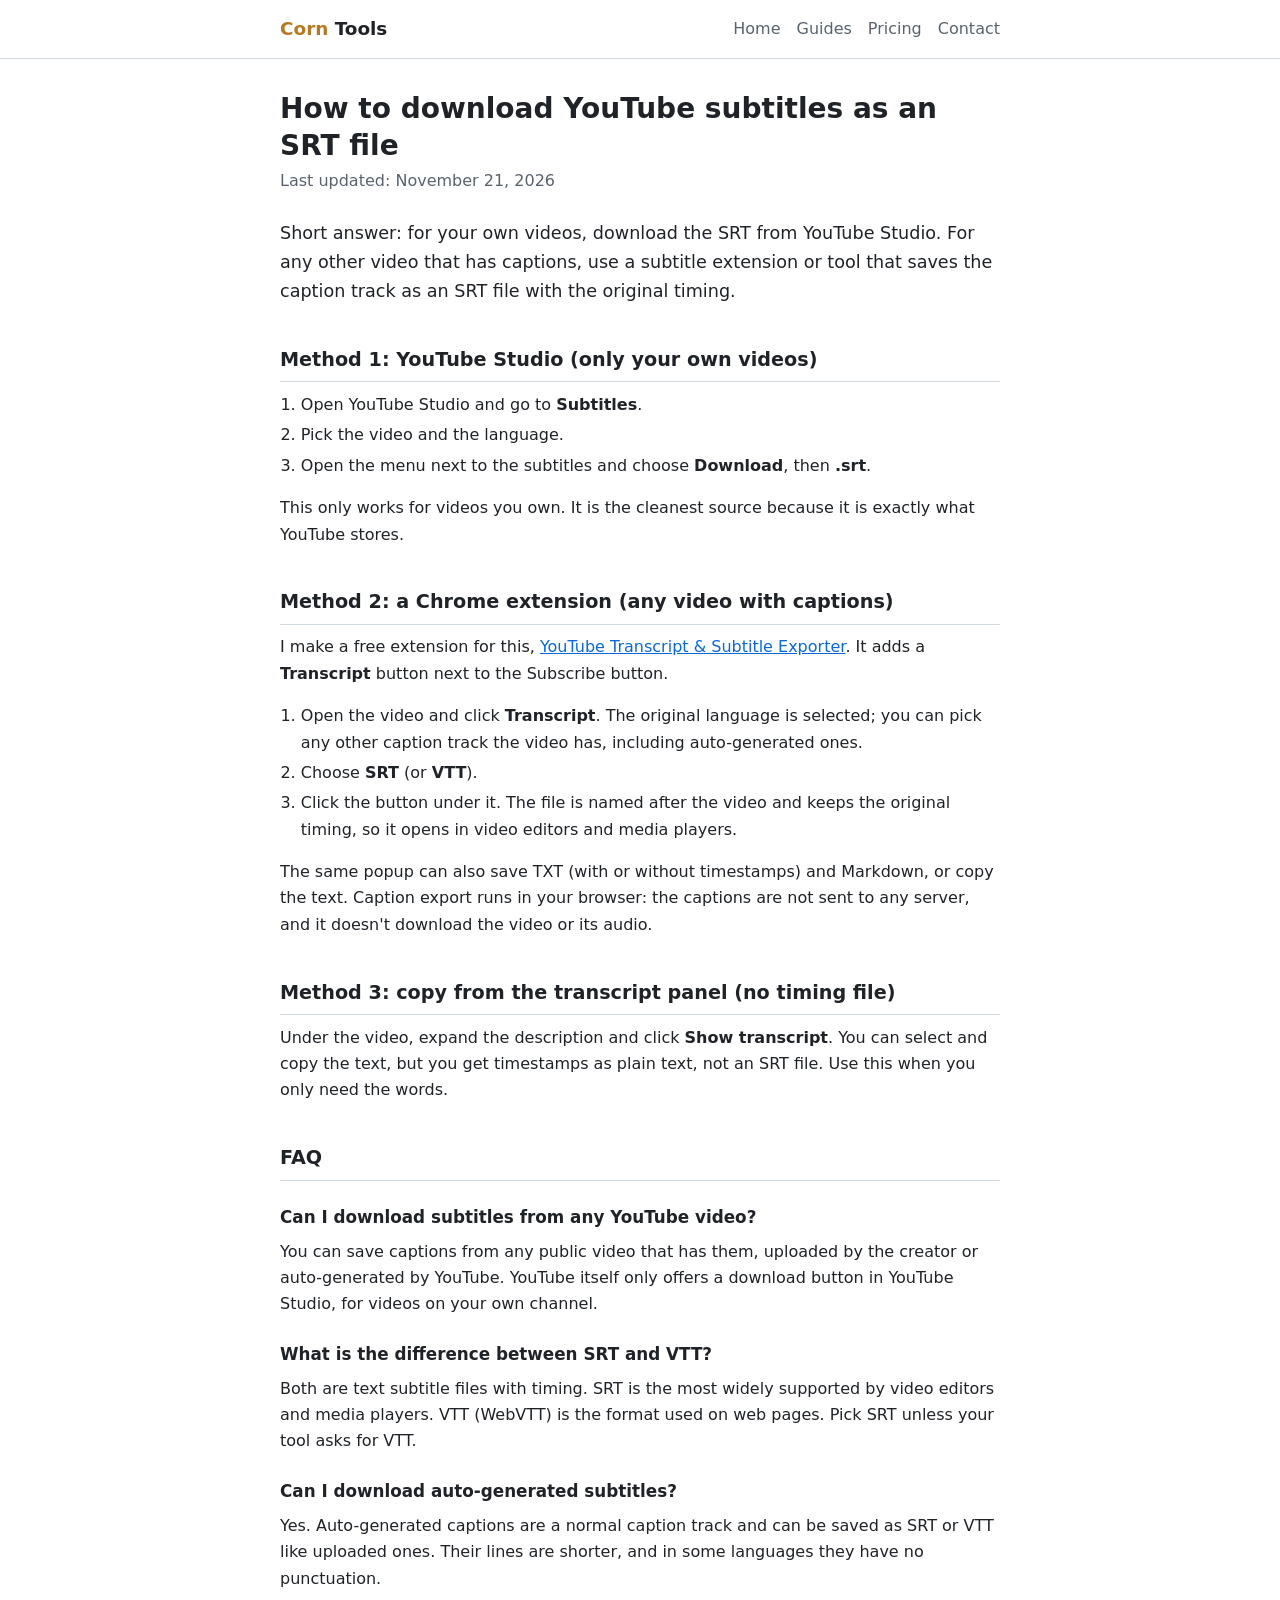
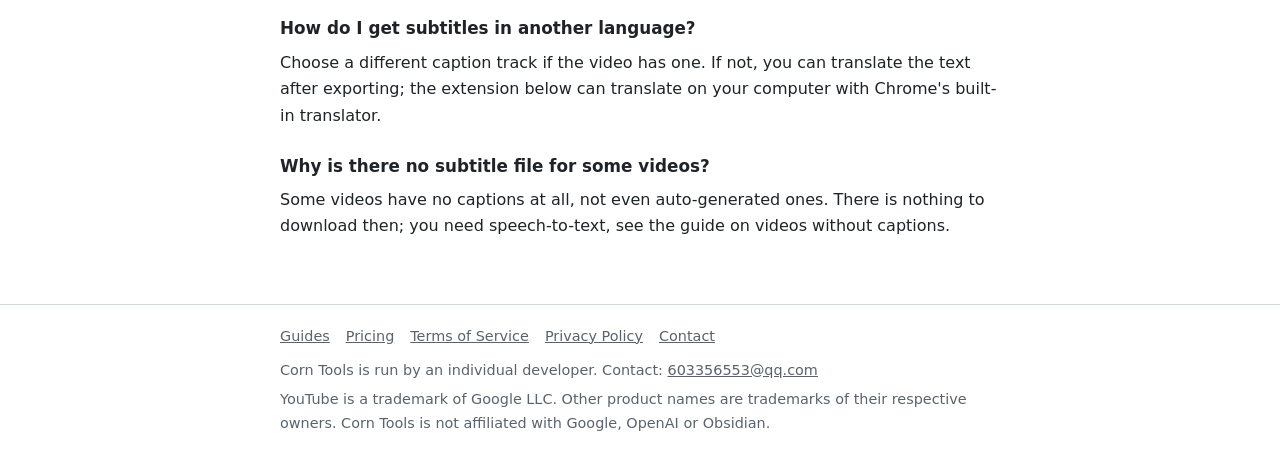
<file: guides/download-youtube-subtitles-srt.html>
<!doctype html>
<html lang="en">
<head>
<meta charset="utf-8">
<meta name="viewport" content="width=device-width, initial-scale=1">
<meta name="color-scheme" content="light dark">
<meta name="description" content="Ways to save the captions of a YouTube video as an SRT or VTT subtitle file: YouTube Studio for your own videos, or a free Chrome extension for any video with captions.">
<title>How to download YouTube subtitles as an SRT file – Corn Tools</title>
<link rel="canonical" href="https://newbieroutine.github.io/guides/download-youtube-subtitles-srt.html">
<link rel="icon" type="image/png" href="../favicon.png">
<link rel="stylesheet" href="../style.css">
<script type="application/ld+json">
{
  "@context": "https://schema.org",
  "@type": "FAQPage",
  "mainEntity": [
    {
      "@type": "Question",
      "name": "Can I download subtitles from any YouTube video?",
      "acceptedAnswer": {
        "@type": "Answer",
        "text": "You can save captions from any public video that has them, uploaded by the creator or auto-generated by YouTube. YouTube itself only offers a download button in YouTube Studio, for videos on your own channel."
      }
    },
    {
      "@type": "Question",
      "name": "What is the difference between SRT and VTT?",
      "acceptedAnswer": {
        "@type": "Answer",
        "text": "Both are text subtitle files with timing. SRT is the most widely supported by video editors and media players. VTT (WebVTT) is the format used on web pages. Pick SRT unless your tool asks for VTT."
      }
    },
    {
      "@type": "Question",
      "name": "Can I download auto-generated subtitles?",
      "acceptedAnswer": {
        "@type": "Answer",
        "text": "Yes. Auto-generated captions are a normal caption track and can be saved as SRT or VTT like uploaded ones. Their lines are shorter, and in some languages they have no punctuation."
      }
    },
    {
      "@type": "Question",
      "name": "How do I get subtitles in another language?",
      "acceptedAnswer": {
        "@type": "Answer",
        "text": "Choose a different caption track if the video has one. If not, you can translate the text after exporting; the extension below can translate on your computer with Chrome's built-in translator."
      }
    },
    {
      "@type": "Question",
      "name": "Why is there no subtitle file for some videos?",
      "acceptedAnswer": {
        "@type": "Answer",
        "text": "Some videos have no captions at all, not even auto-generated ones. There is nothing to download then; you need speech-to-text, see the guide on videos without captions."
      }
    }
  ]
}
</script>
</head>
<body>
<header class="site">
  <div class="wrap">
    <a class="brand" href="../index.html"><span>Corn</span> Tools</a>
    <nav class="top" aria-label="Main">
      <a href="../index.html">Home</a>
      <a href="index.html">Guides</a>
      <a href="../pricing.html">Pricing</a>
      <a href="../contact.html">Contact</a>
    </nav>
  </div>
</header>
<main class="wrap">
<h1>How to download YouTube subtitles as an SRT file</h1>
<p class="meta">Last updated: November 21, 2026</p>
<p class="lead">Short answer: for your own videos, download the SRT from YouTube Studio. For any other video that has captions, use a subtitle extension or tool that saves the caption track as an SRT file with the original timing.</p>

<h2>Method 1: YouTube Studio (only your own videos)</h2>
<ol>
  <li>Open YouTube Studio and go to <strong>Subtitles</strong>.</li>
  <li>Pick the video and the language.</li>
  <li>Open the menu next to the subtitles and choose <strong>Download</strong>, then <strong>.srt</strong>.</li>
</ol>
<p>This only works for videos you own. It is the cleanest source because it is exactly what YouTube stores.</p>

<h2>Method 2: a Chrome extension (any video with captions)</h2>
<p>I make a free extension for this, <a href="https://chromewebstore.google.com/detail/mjhdknbgcillemmhmmjkanheiajodfmj?utm_source=corntools&amp;utm_medium=guide&amp;utm_campaign=srt">YouTube Transcript &amp; Subtitle Exporter</a>. It adds a <strong>Transcript</strong> button next to the Subscribe button.</p>
<ol>
  <li>Open the video and click <strong>Transcript</strong>. The original language is selected; you can pick any other caption track the video has, including auto-generated ones.</li>
  <li>Choose <strong>SRT</strong> (or <strong>VTT</strong>).</li>
  <li>Click the button under it. The file is named after the video and keeps the original timing, so it opens in video editors and media players.</li>
</ol>
<p>The same popup can also save TXT (with or without timestamps) and Markdown, or copy the text. Caption export runs in your browser: the captions are not sent to any server, and it doesn't download the video or its audio.</p>

<h2>Method 3: copy from the transcript panel (no timing file)</h2>
<p>Under the video, expand the description and click <strong>Show transcript</strong>. You can select and copy the text, but you get timestamps as plain text, not an SRT file. Use this when you only need the words.</p>

<h2>FAQ</h2>
<h3>Can I download subtitles from any YouTube video?</h3>
<p>You can save captions from any public video that has them, uploaded by the creator or auto-generated by YouTube. YouTube itself only offers a download button in YouTube Studio, for videos on your own channel.</p>
<h3>What is the difference between SRT and VTT?</h3>
<p>Both are text subtitle files with timing. SRT is the most widely supported by video editors and media players. VTT (WebVTT) is the format used on web pages. Pick SRT unless your tool asks for VTT.</p>
<h3>Can I download auto-generated subtitles?</h3>
<p>Yes. Auto-generated captions are a normal caption track and can be saved as SRT or VTT like uploaded ones. Their lines are shorter, and in some languages they have no punctuation.</p>
<h3>How do I get subtitles in another language?</h3>
<p>Choose a different caption track if the video has one. If not, you can translate the text after exporting; the extension below can translate on your computer with Chrome&#x27;s built-in translator.</p>
<h3>Why is there no subtitle file for some videos?</h3>
<p>Some videos have no captions at all, not even auto-generated ones. There is nothing to download then; you need speech-to-text, see the guide on videos without captions.</p>
</main>
<footer class="site">
  <div class="wrap">
    <nav aria-label="Footer">
      <a href="index.html">Guides</a>
      <a href="../pricing.html">Pricing</a>
      <a href="../terms.html">Terms of Service</a>
      <a href="../privacy.html">Privacy Policy</a>
      <a href="../contact.html">Contact</a>
    </nav>
    <p>Corn Tools is run by an individual developer. Contact: <a href="mailto:603356553@qq.com">603356553@qq.com</a></p>
    <p>YouTube is a trademark of Google LLC. Other product names are trademarks of their respective owners. Corn Tools is not affiliated with Google, OpenAI or Obsidian.</p>
  </div>
</footer>
</body>
</html>
</file>
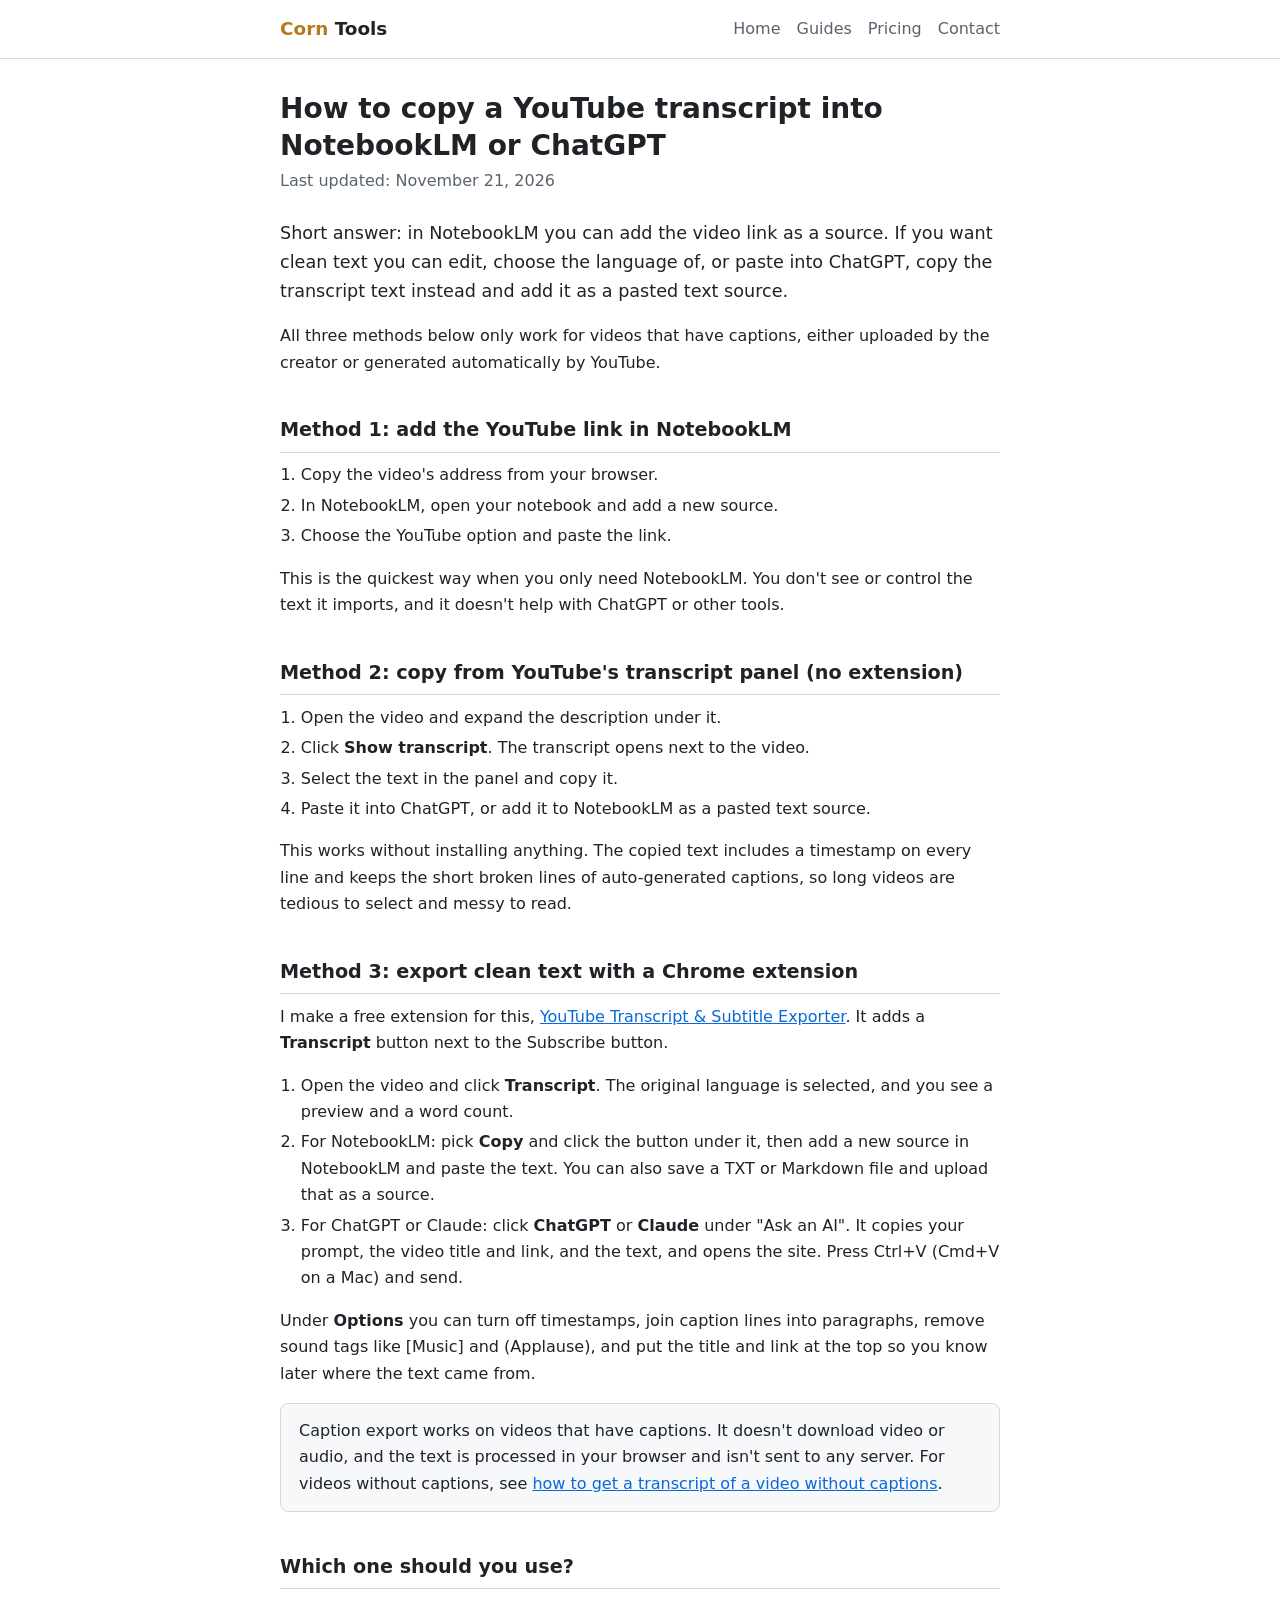
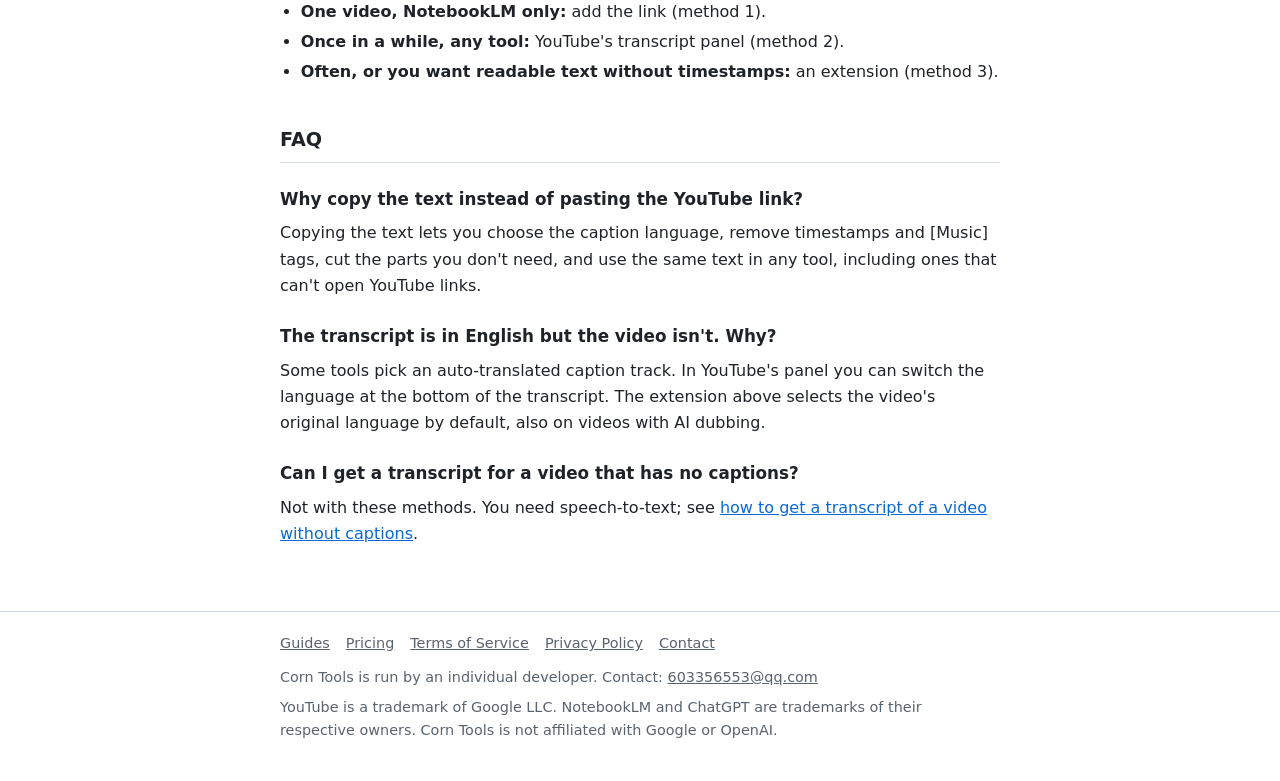
<file: guides/youtube-transcript-to-notebooklm.html>
<!doctype html>
<html lang="en">
<head>
<meta charset="utf-8">
<meta name="viewport" content="width=device-width, initial-scale=1">
<meta name="color-scheme" content="light dark">
<meta name="description" content="Three ways to get a YouTube video's transcript into NotebookLM or ChatGPT: add the link, copy it from YouTube's transcript panel, or export clean text with a free Chrome extension.">
<title>How to copy a YouTube transcript into NotebookLM or ChatGPT – Corn Tools</title>
<link rel="canonical" href="https://newbieroutine.github.io/guides/youtube-transcript-to-notebooklm.html">
<link rel="icon" type="image/png" href="../favicon.png">
<link rel="stylesheet" href="../style.css">
<script type="application/ld+json">
{
  "@context": "https://schema.org",
  "@type": "FAQPage",
  "mainEntity": [
    {
      "@type": "Question",
      "name": "How do I copy a YouTube transcript into NotebookLM?",
      "acceptedAnswer": {
        "@type": "Answer",
        "text": "Either add the video's link as a YouTube source in NotebookLM, or copy the transcript text (from YouTube's Show transcript panel or with a transcript extension) and add it to NotebookLM as a pasted text source."
      }
    },
    {
      "@type": "Question",
      "name": "How do I copy a YouTube transcript into ChatGPT?",
      "acceptedAnswer": {
        "@type": "Answer",
        "text": "Copy the transcript text, then paste it into a ChatGPT message together with your question. A transcript extension can copy the text without timestamps and sound tags so it is easier to read."
      }
    },
    {
      "@type": "Question",
      "name": "Why copy the text instead of pasting the YouTube link?",
      "acceptedAnswer": {
        "@type": "Answer",
        "text": "Copying the text lets you choose the caption language, remove timestamps and [Music] tags, trim the parts you don't need, and use the same text in any tool, including ones that can't open YouTube links."
      }
    }
  ]
}
</script>
</head>
<body>
<header class="site">
  <div class="wrap">
    <a class="brand" href="../index.html"><span>Corn</span> Tools</a>
    <nav class="top" aria-label="Main">
      <a href="../index.html">Home</a>
      <a href="index.html">Guides</a>
      <a href="../pricing.html">Pricing</a>
      <a href="../contact.html">Contact</a>
    </nav>
  </div>
</header>
<main class="wrap">
<h1>How to copy a YouTube transcript into NotebookLM or ChatGPT</h1>
<p class="meta">Last updated: November 21, 2026</p>

<p class="lead">Short answer: in NotebookLM you can add the video link as a source. If you want clean text you can edit, choose the language of, or paste into ChatGPT, copy the transcript text instead and add it as a pasted text source.</p>

<p>All three methods below only work for videos that have captions, either uploaded by the creator or generated automatically by YouTube.</p>

<h2>Method 1: add the YouTube link in NotebookLM</h2>
<ol>
  <li>Copy the video's address from your browser.</li>
  <li>In NotebookLM, open your notebook and add a new source.</li>
  <li>Choose the YouTube option and paste the link.</li>
</ol>
<p>This is the quickest way when you only need NotebookLM. You don't see or control the text it imports, and it doesn't help with ChatGPT or other tools.</p>

<h2>Method 2: copy from YouTube's transcript panel (no extension)</h2>
<ol>
  <li>Open the video and expand the description under it.</li>
  <li>Click <strong>Show transcript</strong>. The transcript opens next to the video.</li>
  <li>Select the text in the panel and copy it.</li>
  <li>Paste it into ChatGPT, or add it to NotebookLM as a pasted text source.</li>
</ol>
<p>This works without installing anything. The copied text includes a timestamp on every line and keeps the short broken lines of auto-generated captions, so long videos are tedious to select and messy to read.</p>

<h2>Method 3: export clean text with a Chrome extension</h2>
<p>I make a free extension for this, <a href="https://chromewebstore.google.com/detail/mjhdknbgcillemmhmmjkanheiajodfmj?utm_source=corntools&amp;utm_medium=guide&amp;utm_campaign=notebooklm">YouTube Transcript &amp; Subtitle Exporter</a>. It adds a <strong>Transcript</strong> button next to the Subscribe button.</p>
<ol>
  <li>Open the video and click <strong>Transcript</strong>. The original language is selected, and you see a preview and a word count.</li>
  <li>For NotebookLM: pick <strong>Copy</strong> and click the button under it, then add a new source in NotebookLM and paste the text. You can also save a TXT or Markdown file and upload that as a source.</li>
  <li>For ChatGPT or Claude: click <strong>ChatGPT</strong> or <strong>Claude</strong> under "Ask an AI". It copies your prompt, the video title and link, and the text, and opens the site. Press Ctrl+V (Cmd+V on a Mac) and send.</li>
</ol>
<p>Under <strong>Options</strong> you can turn off timestamps, join caption lines into paragraphs, remove sound tags like [Music] and (Applause), and put the title and link at the top so you know later where the text came from.</p>

<div class="note">
  <p>Caption export works on videos that have captions. It doesn't download video or audio, and the text is processed in your browser and isn't sent to any server. For videos without captions, see <a href="youtube-transcript-without-captions.html">how to get a transcript of a video without captions</a>.</p>
</div>

<h2>Which one should you use?</h2>
<ul>
  <li><strong>One video, NotebookLM only:</strong> add the link (method 1).</li>
  <li><strong>Once in a while, any tool:</strong> YouTube's transcript panel (method 2).</li>
  <li><strong>Often, or you want readable text without timestamps:</strong> an extension (method 3).</li>
</ul>

<h2>FAQ</h2>
<h3>Why copy the text instead of pasting the YouTube link?</h3>
<p>Copying the text lets you choose the caption language, remove timestamps and [Music] tags, cut the parts you don't need, and use the same text in any tool, including ones that can't open YouTube links.</p>
<h3>The transcript is in English but the video isn't. Why?</h3>
<p>Some tools pick an auto-translated caption track. In YouTube's panel you can switch the language at the bottom of the transcript. The extension above selects the video's original language by default, also on videos with AI dubbing.</p>
<h3>Can I get a transcript for a video that has no captions?</h3>
<p>Not with these methods. You need speech-to-text; see <a href="youtube-transcript-without-captions.html">how to get a transcript of a video without captions</a>.</p>
</main>
<footer class="site">
  <div class="wrap">
    <nav aria-label="Footer">
      <a href="index.html">Guides</a>
      <a href="../pricing.html">Pricing</a>
      <a href="../terms.html">Terms of Service</a>
      <a href="../privacy.html">Privacy Policy</a>
      <a href="../contact.html">Contact</a>
    </nav>
    <p>Corn Tools is run by an individual developer. Contact: <a href="mailto:603356553@qq.com">603356553@qq.com</a></p>
    <p>YouTube is a trademark of Google LLC. NotebookLM and ChatGPT are trademarks of their respective owners. Corn Tools is not affiliated with Google or OpenAI.</p>
  </div>
</footer>
</body>
</html>
</file>
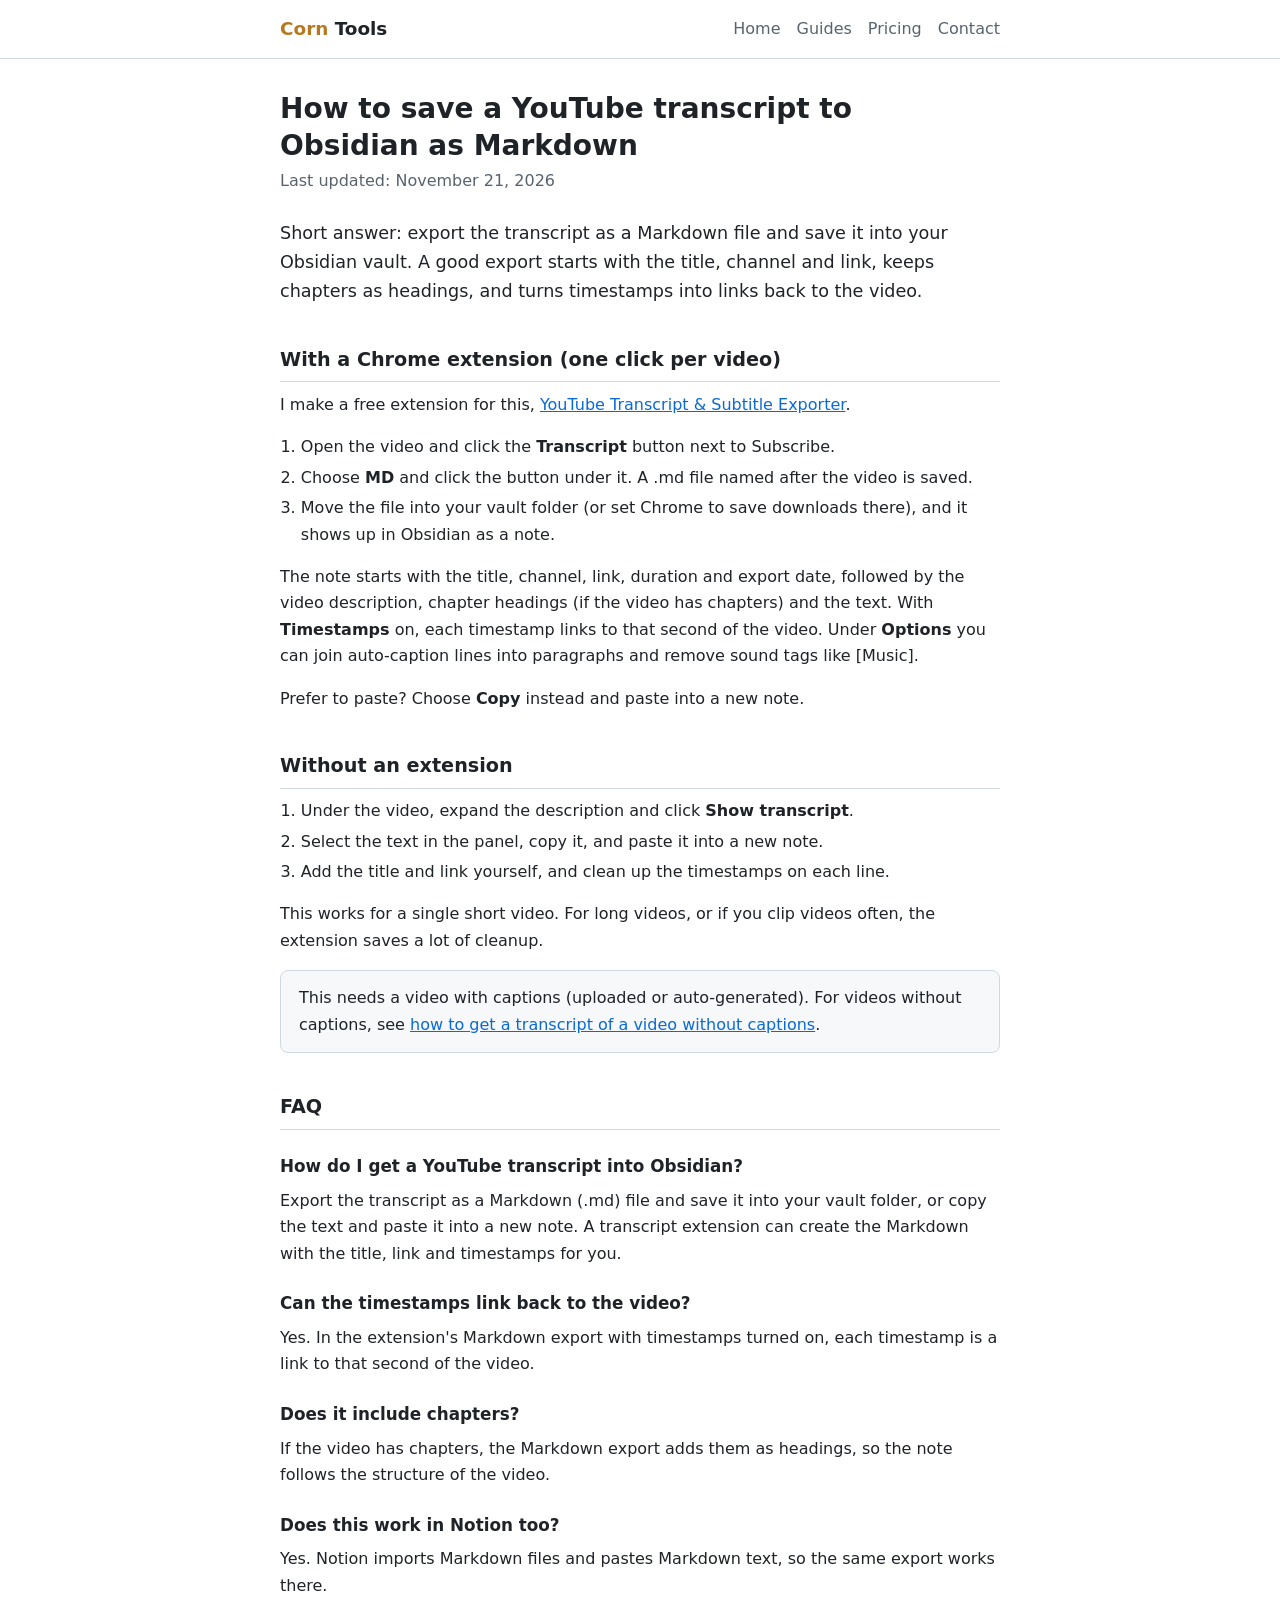
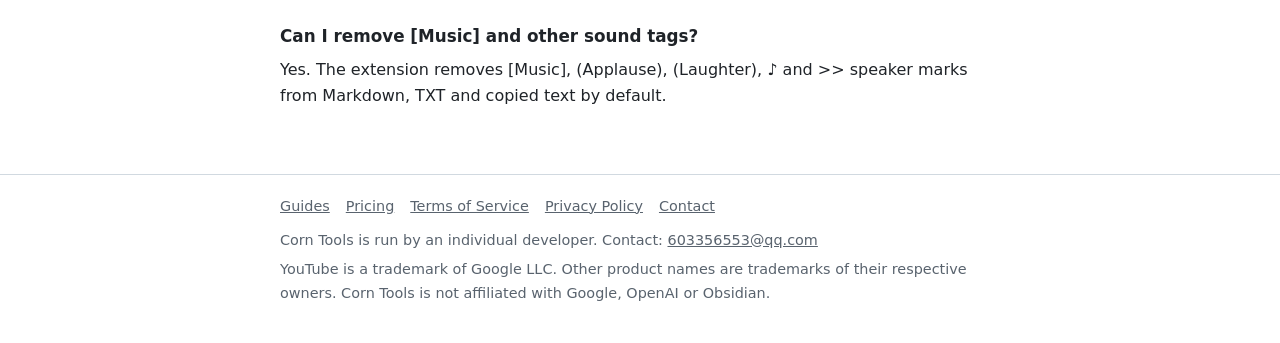
<file: guides/youtube-transcript-to-obsidian-markdown.html>
<!doctype html>
<html lang="en">
<head>
<meta charset="utf-8">
<meta name="viewport" content="width=device-width, initial-scale=1">
<meta name="color-scheme" content="light dark">
<meta name="description" content="Save a YouTube video transcript as a Markdown note for Obsidian or Notion, with title, link, chapters and clickable timestamps, using a free Chrome extension.">
<title>How to save a YouTube transcript to Obsidian as Markdown – Corn Tools</title>
<link rel="canonical" href="https://newbieroutine.github.io/guides/youtube-transcript-to-obsidian-markdown.html">
<link rel="icon" type="image/png" href="../favicon.png">
<link rel="stylesheet" href="../style.css">
<script type="application/ld+json">
{
  "@context": "https://schema.org",
  "@type": "FAQPage",
  "mainEntity": [
    {
      "@type": "Question",
      "name": "How do I get a YouTube transcript into Obsidian?",
      "acceptedAnswer": {
        "@type": "Answer",
        "text": "Export the transcript as a Markdown (.md) file and save it into your vault folder, or copy the text and paste it into a new note. A transcript extension can create the Markdown with the title, link and timestamps for you."
      }
    },
    {
      "@type": "Question",
      "name": "Can the timestamps link back to the video?",
      "acceptedAnswer": {
        "@type": "Answer",
        "text": "Yes. In the extension's Markdown export with timestamps turned on, each timestamp is a link to that second of the video."
      }
    },
    {
      "@type": "Question",
      "name": "Does it include chapters?",
      "acceptedAnswer": {
        "@type": "Answer",
        "text": "If the video has chapters, the Markdown export adds them as headings, so the note follows the structure of the video."
      }
    },
    {
      "@type": "Question",
      "name": "Does this work in Notion too?",
      "acceptedAnswer": {
        "@type": "Answer",
        "text": "Yes. Notion imports Markdown files and pastes Markdown text, so the same export works there."
      }
    },
    {
      "@type": "Question",
      "name": "Can I remove [Music] and other sound tags?",
      "acceptedAnswer": {
        "@type": "Answer",
        "text": "Yes. The extension removes [Music], (Applause), (Laughter), ♪ and >> speaker marks from Markdown, TXT and copied text by default."
      }
    }
  ]
}
</script>
</head>
<body>
<header class="site">
  <div class="wrap">
    <a class="brand" href="../index.html"><span>Corn</span> Tools</a>
    <nav class="top" aria-label="Main">
      <a href="../index.html">Home</a>
      <a href="index.html">Guides</a>
      <a href="../pricing.html">Pricing</a>
      <a href="../contact.html">Contact</a>
    </nav>
  </div>
</header>
<main class="wrap">
<h1>How to save a YouTube transcript to Obsidian as Markdown</h1>
<p class="meta">Last updated: November 21, 2026</p>
<p class="lead">Short answer: export the transcript as a Markdown file and save it into your Obsidian vault. A good export starts with the title, channel and link, keeps chapters as headings, and turns timestamps into links back to the video.</p>

<h2>With a Chrome extension (one click per video)</h2>
<p>I make a free extension for this, <a href="https://chromewebstore.google.com/detail/mjhdknbgcillemmhmmjkanheiajodfmj?utm_source=corntools&amp;utm_medium=guide&amp;utm_campaign=obsidian">YouTube Transcript &amp; Subtitle Exporter</a>.</p>
<ol>
  <li>Open the video and click the <strong>Transcript</strong> button next to Subscribe.</li>
  <li>Choose <strong>MD</strong> and click the button under it. A .md file named after the video is saved.</li>
  <li>Move the file into your vault folder (or set Chrome to save downloads there), and it shows up in Obsidian as a note.</li>
</ol>
<p>The note starts with the title, channel, link, duration and export date, followed by the video description, chapter headings (if the video has chapters) and the text. With <strong>Timestamps</strong> on, each timestamp links to that second of the video. Under <strong>Options</strong> you can join auto-caption lines into paragraphs and remove sound tags like [Music].</p>
<p>Prefer to paste? Choose <strong>Copy</strong> instead and paste into a new note.</p>

<h2>Without an extension</h2>
<ol>
  <li>Under the video, expand the description and click <strong>Show transcript</strong>.</li>
  <li>Select the text in the panel, copy it, and paste it into a new note.</li>
  <li>Add the title and link yourself, and clean up the timestamps on each line.</li>
</ol>
<p>This works for a single short video. For long videos, or if you clip videos often, the extension saves a lot of cleanup.</p>

<div class="note">
  <p>This needs a video with captions (uploaded or auto-generated). For videos without captions, see <a href="youtube-transcript-without-captions.html">how to get a transcript of a video without captions</a>.</p>
</div>

<h2>FAQ</h2>
<h3>How do I get a YouTube transcript into Obsidian?</h3>
<p>Export the transcript as a Markdown (.md) file and save it into your vault folder, or copy the text and paste it into a new note. A transcript extension can create the Markdown with the title, link and timestamps for you.</p>
<h3>Can the timestamps link back to the video?</h3>
<p>Yes. In the extension&#x27;s Markdown export with timestamps turned on, each timestamp is a link to that second of the video.</p>
<h3>Does it include chapters?</h3>
<p>If the video has chapters, the Markdown export adds them as headings, so the note follows the structure of the video.</p>
<h3>Does this work in Notion too?</h3>
<p>Yes. Notion imports Markdown files and pastes Markdown text, so the same export works there.</p>
<h3>Can I remove [Music] and other sound tags?</h3>
<p>Yes. The extension removes [Music], (Applause), (Laughter), ♪ and &gt;&gt; speaker marks from Markdown, TXT and copied text by default.</p>
</main>
<footer class="site">
  <div class="wrap">
    <nav aria-label="Footer">
      <a href="index.html">Guides</a>
      <a href="../pricing.html">Pricing</a>
      <a href="../terms.html">Terms of Service</a>
      <a href="../privacy.html">Privacy Policy</a>
      <a href="../contact.html">Contact</a>
    </nav>
    <p>Corn Tools is run by an individual developer. Contact: <a href="mailto:603356553@qq.com">603356553@qq.com</a></p>
    <p>YouTube is a trademark of Google LLC. Other product names are trademarks of their respective owners. Corn Tools is not affiliated with Google, OpenAI or Obsidian.</p>
  </div>
</footer>
</body>
</html>
</file>
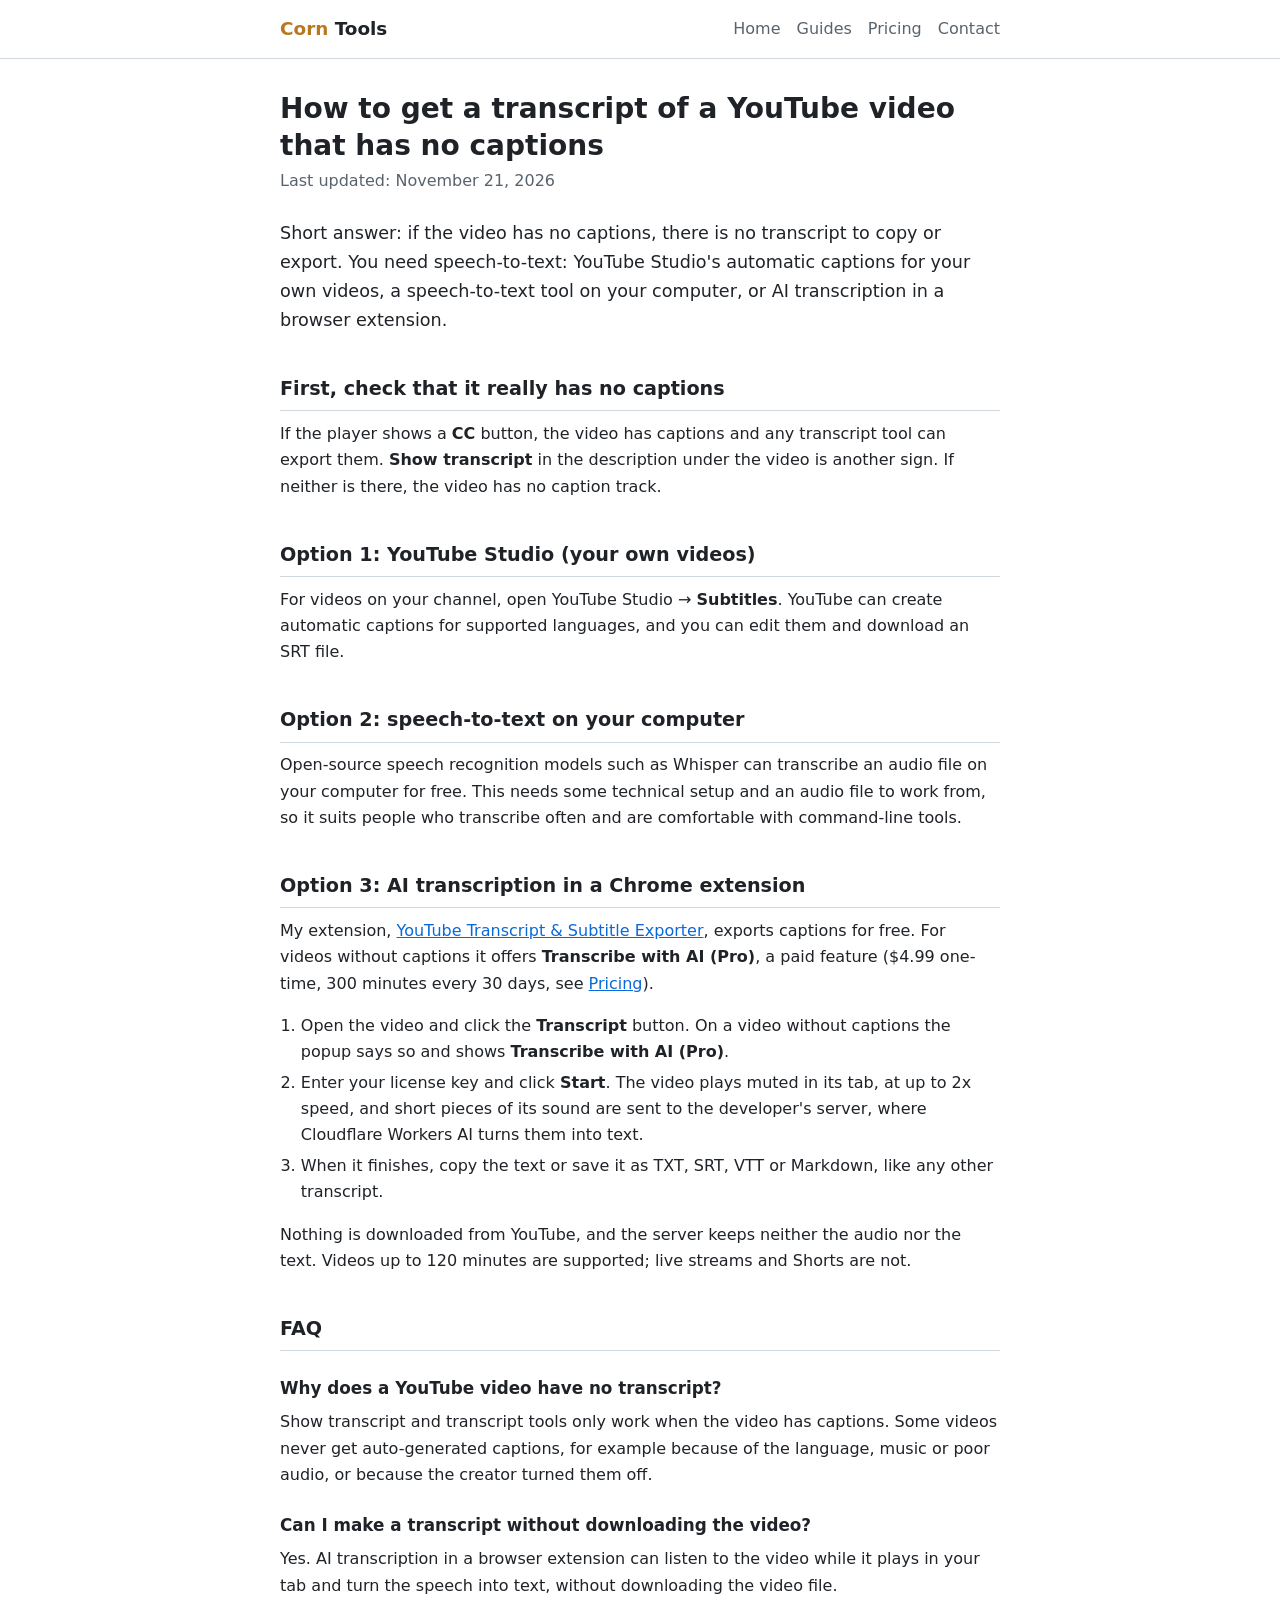
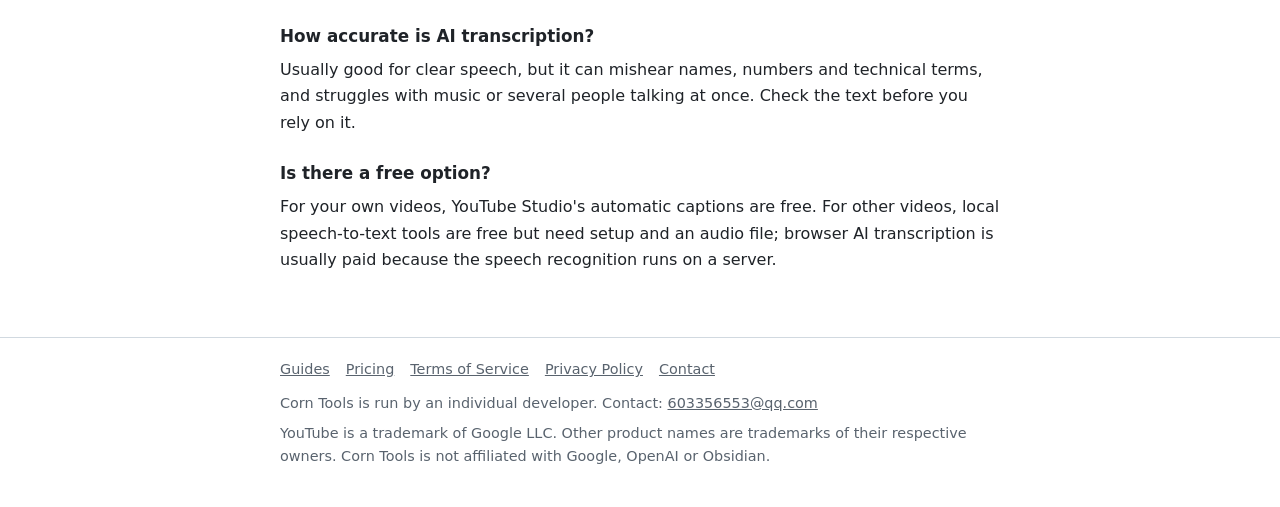
<file: guides/youtube-transcript-without-captions.html>
<!doctype html>
<html lang="en">
<head>
<meta charset="utf-8">
<meta name="viewport" content="width=device-width, initial-scale=1">
<meta name="color-scheme" content="light dark">
<meta name="description" content="Why some YouTube videos have no transcript, and the options to get one anyway: YouTube Studio for your own videos, local speech-to-text, or AI transcription in a Chrome extension.">
<title>How to get a transcript of a YouTube video that has no captions – Corn Tools</title>
<link rel="canonical" href="https://newbieroutine.github.io/guides/youtube-transcript-without-captions.html">
<link rel="icon" type="image/png" href="../favicon.png">
<link rel="stylesheet" href="../style.css">
<script type="application/ld+json">
{
  "@context": "https://schema.org",
  "@type": "FAQPage",
  "mainEntity": [
    {
      "@type": "Question",
      "name": "Why does a YouTube video have no transcript?",
      "acceptedAnswer": {
        "@type": "Answer",
        "text": "Show transcript and transcript tools only work when the video has captions. Some videos never get auto-generated captions, for example because of the language, music or poor audio, or because the creator turned them off."
      }
    },
    {
      "@type": "Question",
      "name": "Can I make a transcript without downloading the video?",
      "acceptedAnswer": {
        "@type": "Answer",
        "text": "Yes. AI transcription in a browser extension can listen to the video while it plays in your tab and turn the speech into text, without downloading the video file."
      }
    },
    {
      "@type": "Question",
      "name": "How accurate is AI transcription?",
      "acceptedAnswer": {
        "@type": "Answer",
        "text": "Usually good for clear speech, but it can mishear names, numbers and technical terms, and struggles with music or several people talking at once. Check the text before you rely on it."
      }
    },
    {
      "@type": "Question",
      "name": "Is there a free option?",
      "acceptedAnswer": {
        "@type": "Answer",
        "text": "For your own videos, YouTube Studio's automatic captions are free. For other videos, local speech-to-text tools are free but need setup and an audio file; browser AI transcription is usually paid because the speech recognition runs on a server."
      }
    }
  ]
}
</script>
</head>
<body>
<header class="site">
  <div class="wrap">
    <a class="brand" href="../index.html"><span>Corn</span> Tools</a>
    <nav class="top" aria-label="Main">
      <a href="../index.html">Home</a>
      <a href="index.html">Guides</a>
      <a href="../pricing.html">Pricing</a>
      <a href="../contact.html">Contact</a>
    </nav>
  </div>
</header>
<main class="wrap">
<h1>How to get a transcript of a YouTube video that has no captions</h1>
<p class="meta">Last updated: November 21, 2026</p>
<p class="lead">Short answer: if the video has no captions, there is no transcript to copy or export. You need speech-to-text: YouTube Studio's automatic captions for your own videos, a speech-to-text tool on your computer, or AI transcription in a browser extension.</p>

<h2>First, check that it really has no captions</h2>
<p>If the player shows a <strong>CC</strong> button, the video has captions and any transcript tool can export them. <strong>Show transcript</strong> in the description under the video is another sign. If neither is there, the video has no caption track.</p>

<h2>Option 1: YouTube Studio (your own videos)</h2>
<p>For videos on your channel, open YouTube Studio → <strong>Subtitles</strong>. YouTube can create automatic captions for supported languages, and you can edit them and download an SRT file.</p>

<h2>Option 2: speech-to-text on your computer</h2>
<p>Open-source speech recognition models such as Whisper can transcribe an audio file on your computer for free. This needs some technical setup and an audio file to work from, so it suits people who transcribe often and are comfortable with command-line tools.</p>

<h2>Option 3: AI transcription in a Chrome extension</h2>
<p>My extension, <a href="https://chromewebstore.google.com/detail/mjhdknbgcillemmhmmjkanheiajodfmj?utm_source=corntools&amp;utm_medium=guide&amp;utm_campaign=nocaptions">YouTube Transcript &amp; Subtitle Exporter</a>, exports captions for free. For videos without captions it offers <strong>Transcribe with AI (Pro)</strong>, a paid feature ($4.99 one-time, 300 minutes every 30 days, see <a href="../pricing.html">Pricing</a>).</p>
<ol>
  <li>Open the video and click the <strong>Transcript</strong> button. On a video without captions the popup says so and shows <strong>Transcribe with AI (Pro)</strong>.</li>
  <li>Enter your license key and click <strong>Start</strong>. The video plays muted in its tab, at up to 2x speed, and short pieces of its sound are sent to the developer's server, where Cloudflare Workers AI turns them into text.</li>
  <li>When it finishes, copy the text or save it as TXT, SRT, VTT or Markdown, like any other transcript.</li>
</ol>
<p>Nothing is downloaded from YouTube, and the server keeps neither the audio nor the text. Videos up to 120 minutes are supported; live streams and Shorts are not.</p>

<h2>FAQ</h2>
<h3>Why does a YouTube video have no transcript?</h3>
<p>Show transcript and transcript tools only work when the video has captions. Some videos never get auto-generated captions, for example because of the language, music or poor audio, or because the creator turned them off.</p>
<h3>Can I make a transcript without downloading the video?</h3>
<p>Yes. AI transcription in a browser extension can listen to the video while it plays in your tab and turn the speech into text, without downloading the video file.</p>
<h3>How accurate is AI transcription?</h3>
<p>Usually good for clear speech, but it can mishear names, numbers and technical terms, and struggles with music or several people talking at once. Check the text before you rely on it.</p>
<h3>Is there a free option?</h3>
<p>For your own videos, YouTube Studio&#x27;s automatic captions are free. For other videos, local speech-to-text tools are free but need setup and an audio file; browser AI transcription is usually paid because the speech recognition runs on a server.</p>
</main>
<footer class="site">
  <div class="wrap">
    <nav aria-label="Footer">
      <a href="index.html">Guides</a>
      <a href="../pricing.html">Pricing</a>
      <a href="../terms.html">Terms of Service</a>
      <a href="../privacy.html">Privacy Policy</a>
      <a href="../contact.html">Contact</a>
    </nav>
    <p>Corn Tools is run by an individual developer. Contact: <a href="mailto:603356553@qq.com">603356553@qq.com</a></p>
    <p>YouTube is a trademark of Google LLC. Other product names are trademarks of their respective owners. Corn Tools is not affiliated with Google, OpenAI or Obsidian.</p>
  </div>
</footer>
</body>
</html>
</file>
<file: style.css>
:root {
  --bg: #ffffff;
  --fg: #1f2328;
  --muted: #59636e;
  --border: #d1d9e0;
  --card: #f6f8fa;
  --link: #0969da;
  --accent: #b7791f;
}
@media (prefers-color-scheme: dark) {
  :root {
    --bg: #0d1117;
    --fg: #e6edf3;
    --muted: #9198a1;
    --border: #3d444d;
    --card: #161b22;
    --link: #4493f8;
    --accent: #e3b341;
  }
}
* { box-sizing: border-box; }
html { -webkit-text-size-adjust: 100%; text-size-adjust: 100%; color-scheme: light dark; }
body {
  margin: 0;
  background: var(--bg);
  color: var(--fg);
  font: 16px/1.65 system-ui, -apple-system, "Segoe UI", Roboto, "Helvetica Neue", Arial, sans-serif;
}
a { color: var(--link); overflow-wrap: anywhere; }
.wrap { max-width: 760px; margin: 0 auto; padding: 0 20px; }

header.site { border-bottom: 1px solid var(--border); }
header.site .wrap { display: flex; flex-wrap: wrap; align-items: center; justify-content: space-between; gap: 8px 20px; padding-top: 14px; padding-bottom: 14px; }
.brand { font-weight: 700; font-size: 1.15rem; color: var(--fg); text-decoration: none; }
.brand span { color: var(--accent); }
nav.top { display: flex; flex-wrap: wrap; gap: 4px 16px; }
nav.top a { color: var(--muted); text-decoration: none; }
nav.top a:hover, nav.top a[aria-current="page"] { color: var(--fg); text-decoration: underline; }

main.wrap { padding-top: 32px; padding-bottom: 48px; }
h1 { font-size: 1.75rem; line-height: 1.3; margin: 0 0 4px; }
h2 { font-size: 1.2rem; margin: 2em 0 0.5em; padding-bottom: 0.3em; border-bottom: 1px solid var(--border); }
h3 { font-size: 1.05rem; margin: 1.4em 0 0.4em; }
p, ul, ol { margin: 0 0 1em; }
ul, ol { padding-left: 1.3em; }
li { margin: 0.25em 0; }
.meta { color: var(--muted); margin-bottom: 1.5em; }
.lead { font-size: 1.1rem; }
.note { background: var(--card); border: 1px solid var(--border); border-radius: 8px; padding: 14px 18px; margin: 0 0 1em; }
.note > :last-child { margin-bottom: 0; }

.product { display: flex; gap: 16px; align-items: flex-start; }
.product img { width: 64px; height: 64px; flex: none; }
.button { display: inline-block; padding: 8px 16px; border-radius: 6px; background: var(--link); color: #fff; text-decoration: none; font-weight: 600; }
.button:hover { opacity: 0.9; }

.plans { display: grid; grid-template-columns: repeat(auto-fit, minmax(260px, 1fr)); gap: 16px; margin: 1.5em 0; }
.plan { border: 1px solid var(--border); border-radius: 8px; padding: 18px 20px; background: var(--card); }
.plan h2 { margin-top: 0; border-bottom: 0; padding-bottom: 0; }
.price { font-size: 1.6rem; font-weight: 700; margin: 0 0 0.2em; }
.price small { font-size: 0.95rem; font-weight: 400; color: var(--muted); }
.tag { display: inline-block; font-size: 0.8rem; font-weight: 600; padding: 1px 8px; border-radius: 999px; border: 1px solid var(--accent); color: var(--accent); vertical-align: middle; }

footer.site { border-top: 1px solid var(--border); color: var(--muted); font-size: 0.9em; }
footer.site .wrap { padding-top: 20px; padding-bottom: 32px; }
footer.site nav { display: flex; flex-wrap: wrap; gap: 4px 16px; margin-bottom: 10px; }
footer.site a { color: var(--muted); }
footer.site p { margin: 0 0 0.4em; }

@media (max-width: 480px) {
  h1 { font-size: 1.5rem; }
  .product { flex-direction: column; }
}
</file>
